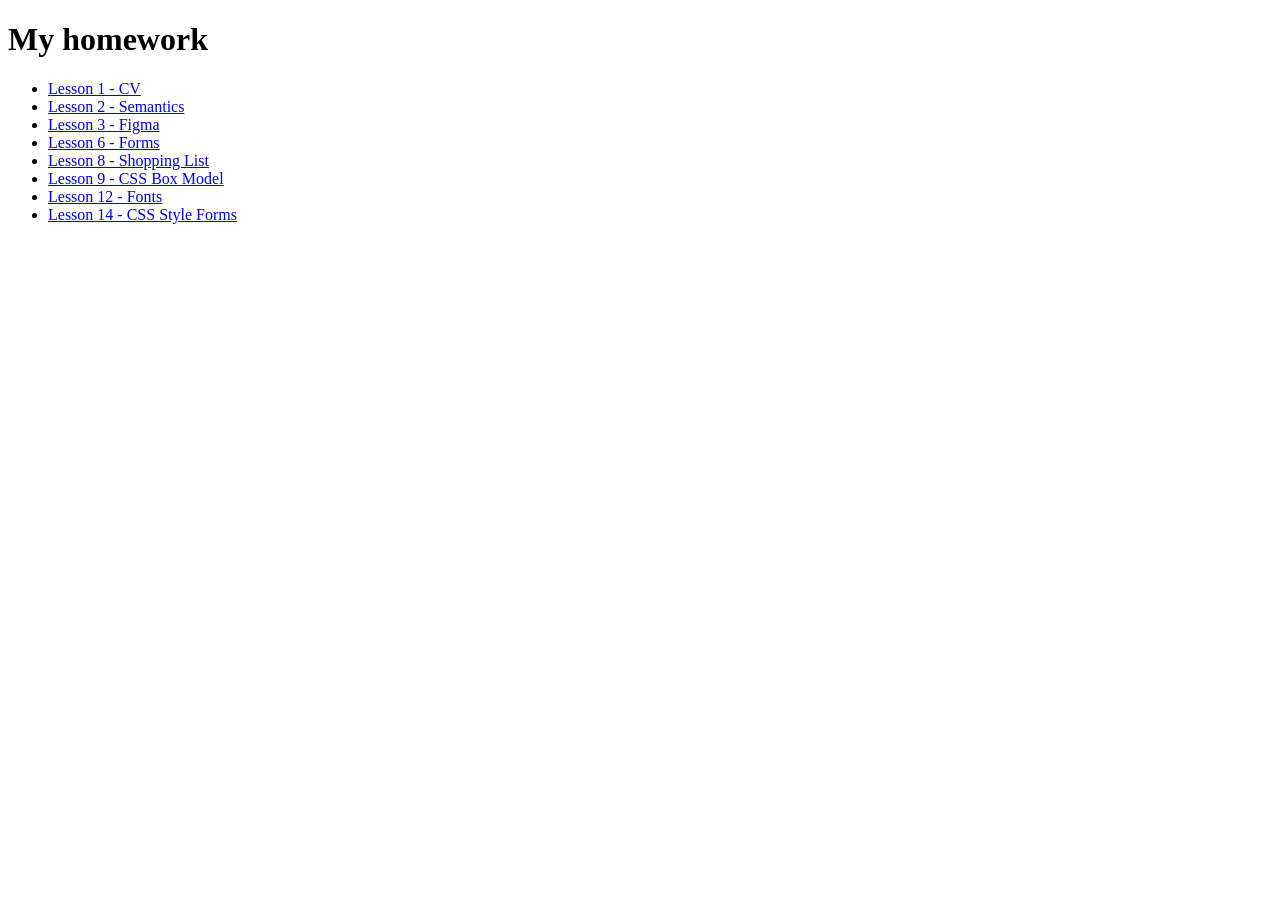
<file: index.html>
<!DOCTYPE html>
<html lang="en">

<head>
    <meta charset="UTF-8">
    <meta name="viewport" content="width=device-width, initial-scale=1.0">
    <title>My homework</title>

</head>

<body>

    <h1>My homework</h1>
    <ul>
        <li> <a href="./01-CV/index.html"> Lesson 1 - CV</a></li>
        <li> <a href="./02 Semantics/index.html"> Lesson 2 - Semantics</a> </li>
        <li> <a href="./03-Figma/"> Lesson 3 - Figma </a> </li>
        <li> <a href="./06-Forms/"> Lesson 6 - Forms </a> </li>
        <li> <a href="./08-Shopping_List/"> Lesson 8 - Shopping List </a> </li>
        <li> <a href="./09-CSS_BOX/"> Lesson 9 - CSS Box Model </a> </li>
        <li> <a href="./12-Fonts/"> Lesson 12 - Fonts </a> </li>
        <li> <a href="./14-CSS Syle Forms/"> Lesson 14 - CSS Style Forms</a>
    </ul>
</body>

</html>
</file>
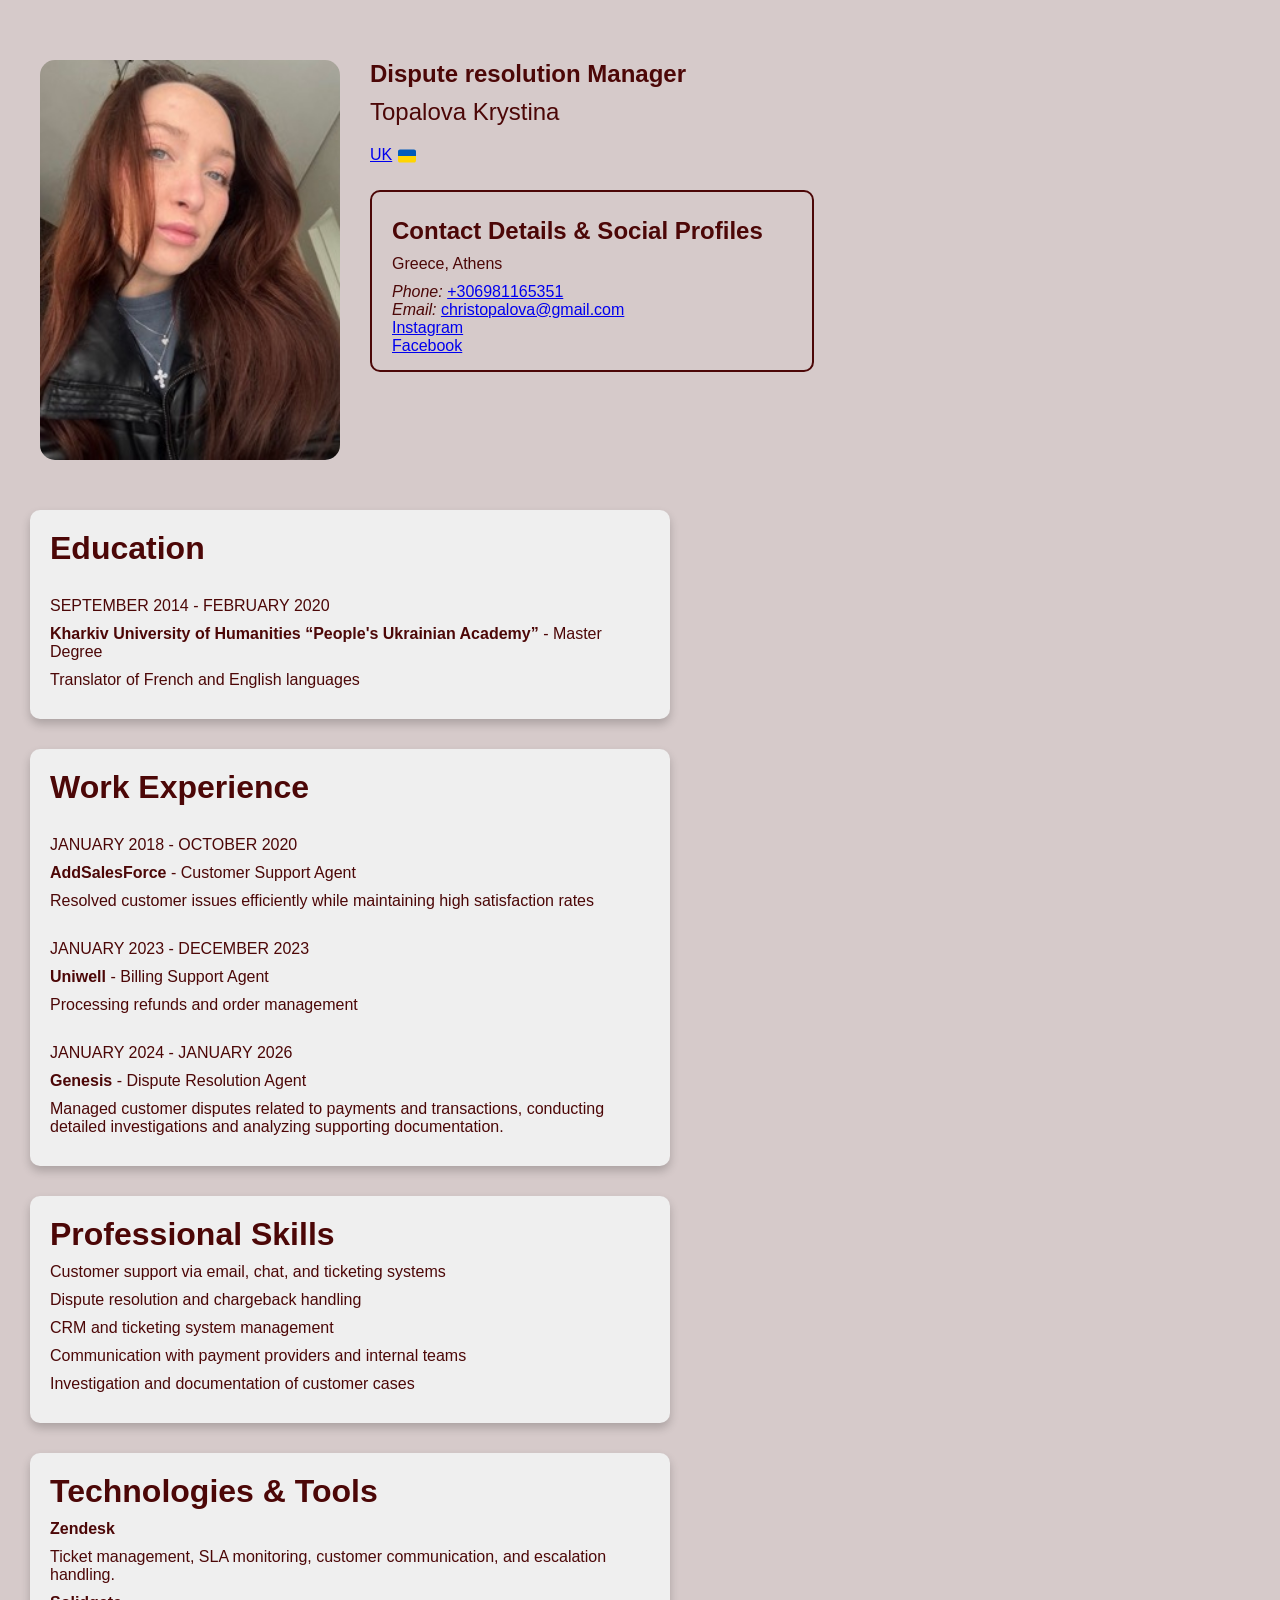
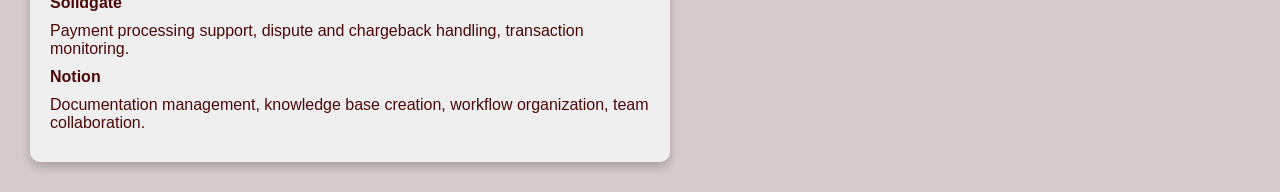
<file: 01-CV/index.html>
<!DOCTYPE html>
<html lang="en">

<head>
    <meta charset="UTF-8">
    <meta name="viewport" content="width=device-width, initial-scale=1.0">
    <title>Resume</title>
    <link rel="stylesheet" href="assets/css/styles.css">
</head>

<body>
    <section class="profile">
        <img class="profile-photo" src="./assets/images/my_photo.jpg" alt="">
        <div class="profile-info">
            <h1>Dispute resolution Manager</h1>
            <p>Topalova Krystina</p>
            <p> <a href="./uk.html">UK<img class="flag" src="./assets/images/flag.svg" alt=""></a> </p>


            <div class="contacts">
                <p><b>Contact Details & Social Profiles</b></p>
                <p>Greece, Athens </p>
                <ul>
                    <li><i>Phone: </i> <a href="tel:+306981165351">+306981165351</a>
                    <li><i>Email: </i><a href="mailto:christopalova@gmail.com">christopalova@gmail.com</a></li>
                    <li> <a href="https://www.instagram.com/x.chrsty.x?igsh=MXZmczM5eW9vOXc4MQ%3D%3D&utm_source=qr"
                            rel="noreferrer,nofollow" target="_blank">Instagram</a></li>
                    <li> <a href="https://www.facebook.com/chris.topalova" rel="noreferrer,nofollow"
                            target="_blank">Facebook</a>
                    </li>
                </ul>
            </div>
        </div>
    </section>

    <section>
        <div class="container">
            <h2>Education</h2>
            <p class="date">September 2014 - February 2020</p>
            <p>
                <strong>Kharkiv University of Humanities “People's Ukrainian Academy”</strong> - Master Degree
            <p>Translator of French and English languages</p>
        </div>

        <div class="container">
            <h2>Work Experience</h2>
            <ul>
                <li>
                    <p class="date"> January 2018 - October 2020</p>
                    <p>
                        <strong>AddSalesForce</strong> - Customer Support Agent
                    <p>Resolved customer issues efficiently while maintaining high satisfaction rates</p>
                </li>

                <li>
                    <p class="date">January 2023 - December 2023</p>
                    <p>
                        <strong>Uniwell</strong> - Billing Support Agent
                    <p>Processing refunds and order management</p>
                </li>

                <li>
                    <p class="date">January 2024 - January 2026</p>
                    <p>
                        <strong>Genesis</strong> - Dispute Resolution Agent
                    <p>Managed customer disputes related to payments and transactions, conducting
                        detailed investigations and analyzing supporting documentation.</p>
                </li>
            </ul>
        </div>

        <div class="container">
            <h2>Professional Skills</h2>
            <ul>
                <li>
                    <p>Customer support via email, chat, and ticketing systems</p>
                </li>
                <li>
                    <p>Dispute resolution and chargeback handling</p>
                </li>
                <li>
                    <p>CRM and ticketing system management</p>
                </li>
                <li>
                    <p>Communication with payment providers and internal teams</p>
                </li>
                <li>
                    <p>Investigation and documentation of customer cases</p>
                </li>
            </ul>
        </div>

        <div class="container">
            <h2>Technologies & Tools</h2>
            <ul>
                <li>
                    <p>
                        <strong>Zendesk</strong>
                    <p>Ticket management, SLA monitoring, customer communication, and
                        escalation
                        handling.</p>
                </li>
                <li>
                    <p>
                        <strong>Solidgate</strong>
                    <p>Payment processing support, dispute and chargeback handling,
                        transaction
                        monitoring.</p>
                </li>
                <li>
                    <p>
                        <strong>Notion</strong>
                    <p>Documentation management, knowledge base creation, workflow
                        organization, team
                        collaboration.</p>
                </li>
            </ul>
        </div>
    </section>


</body>

</html>
</file>
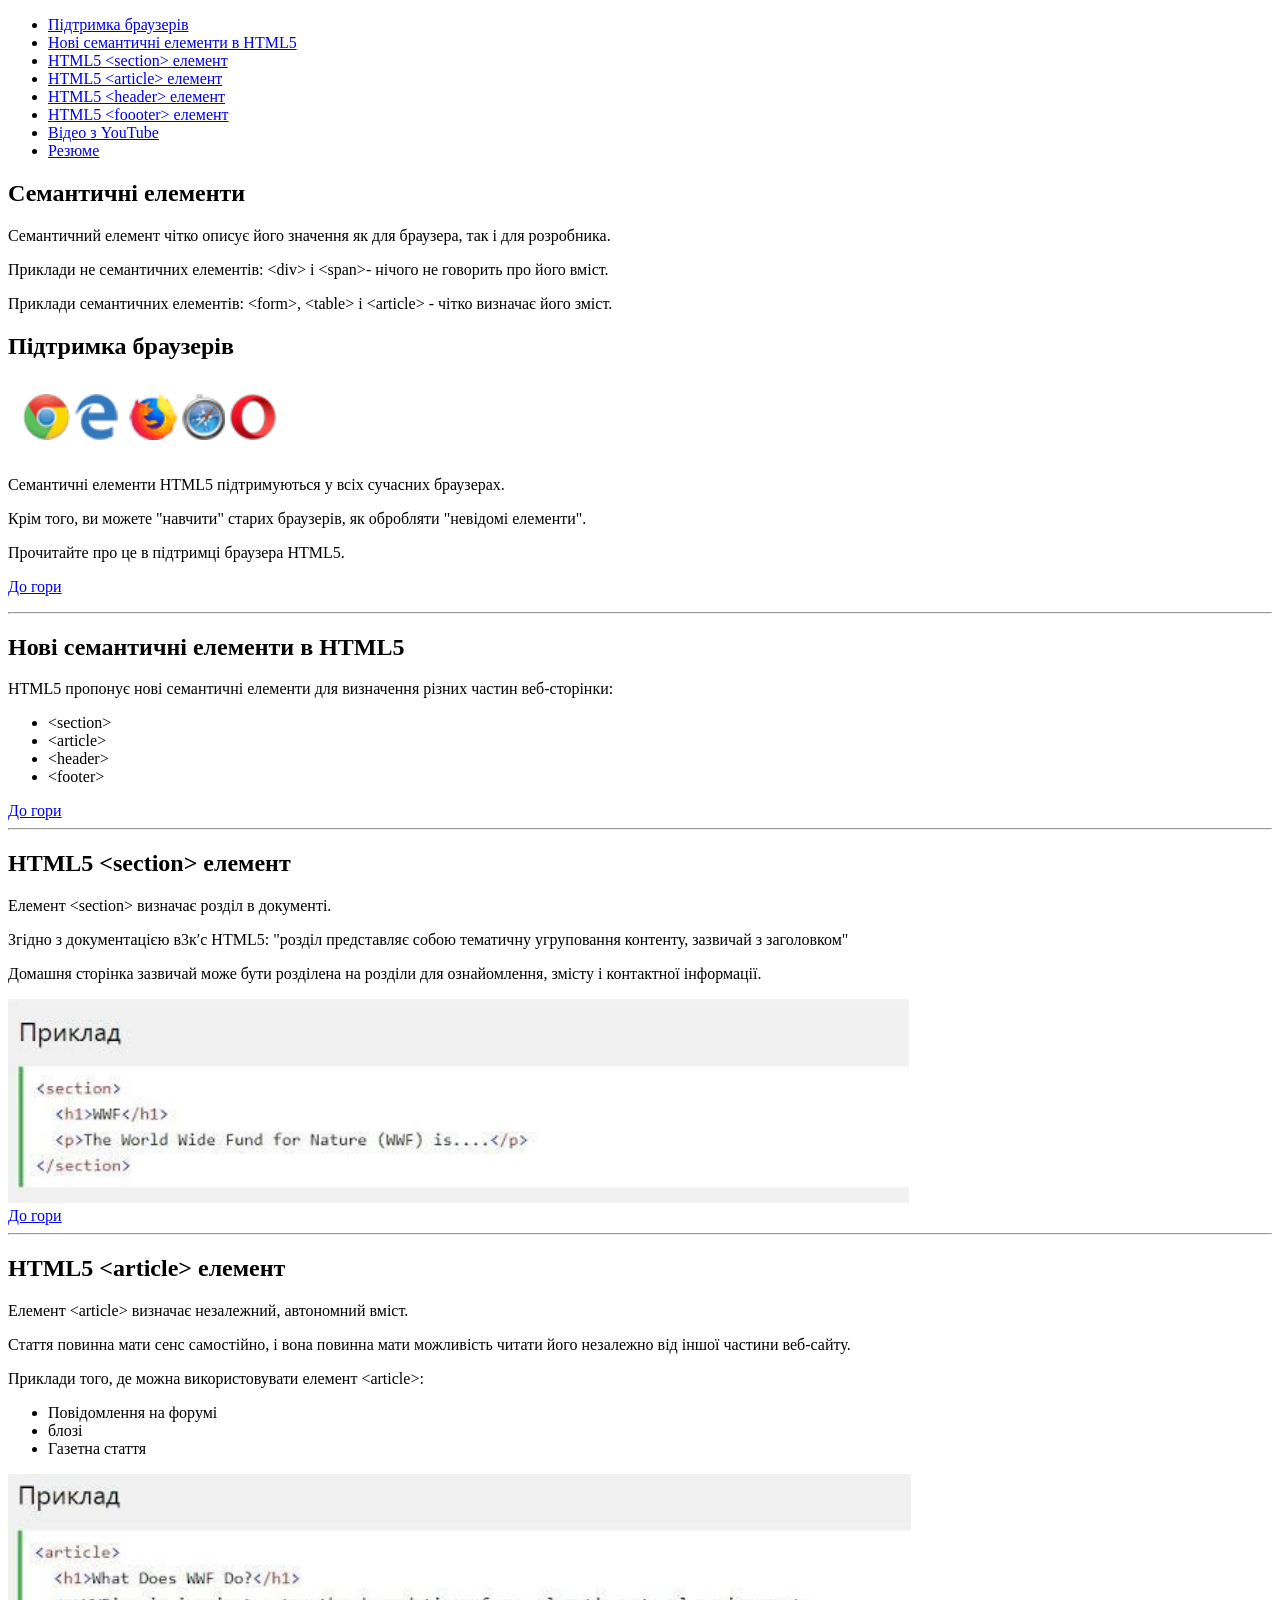
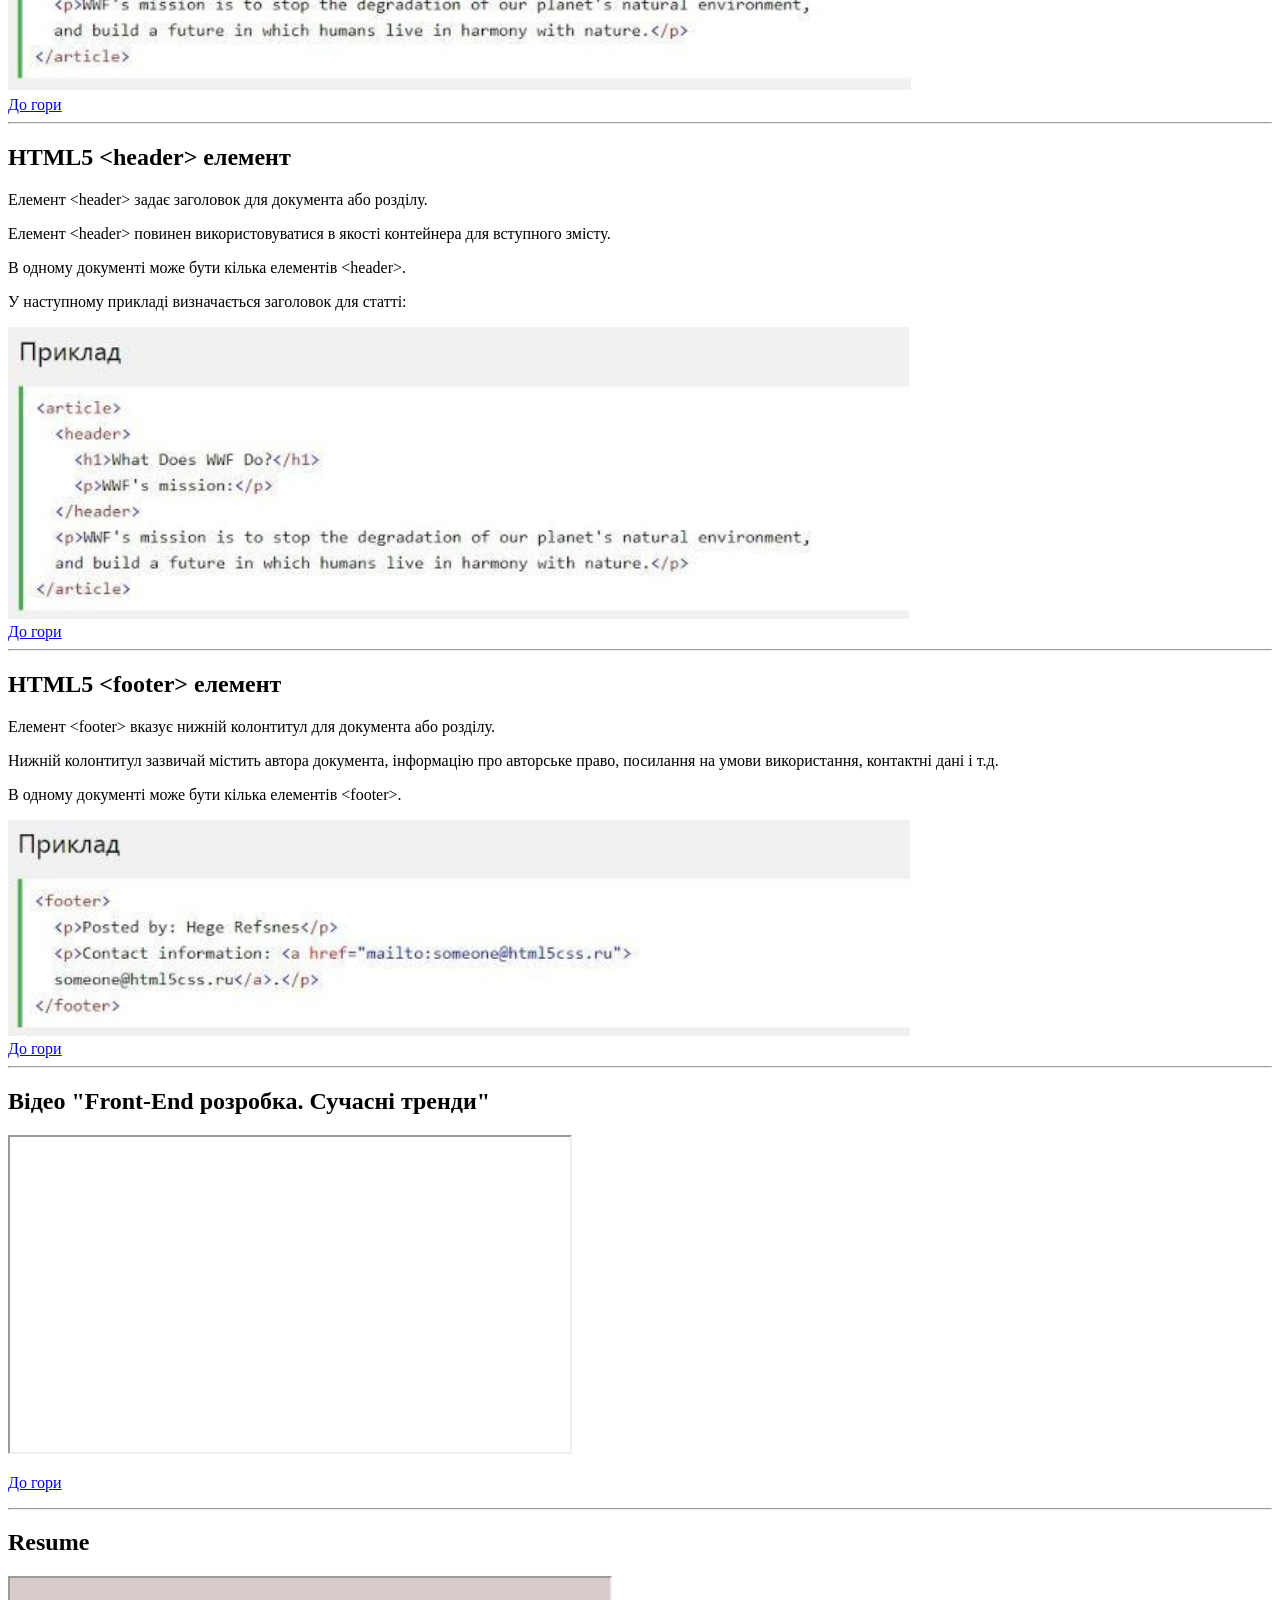
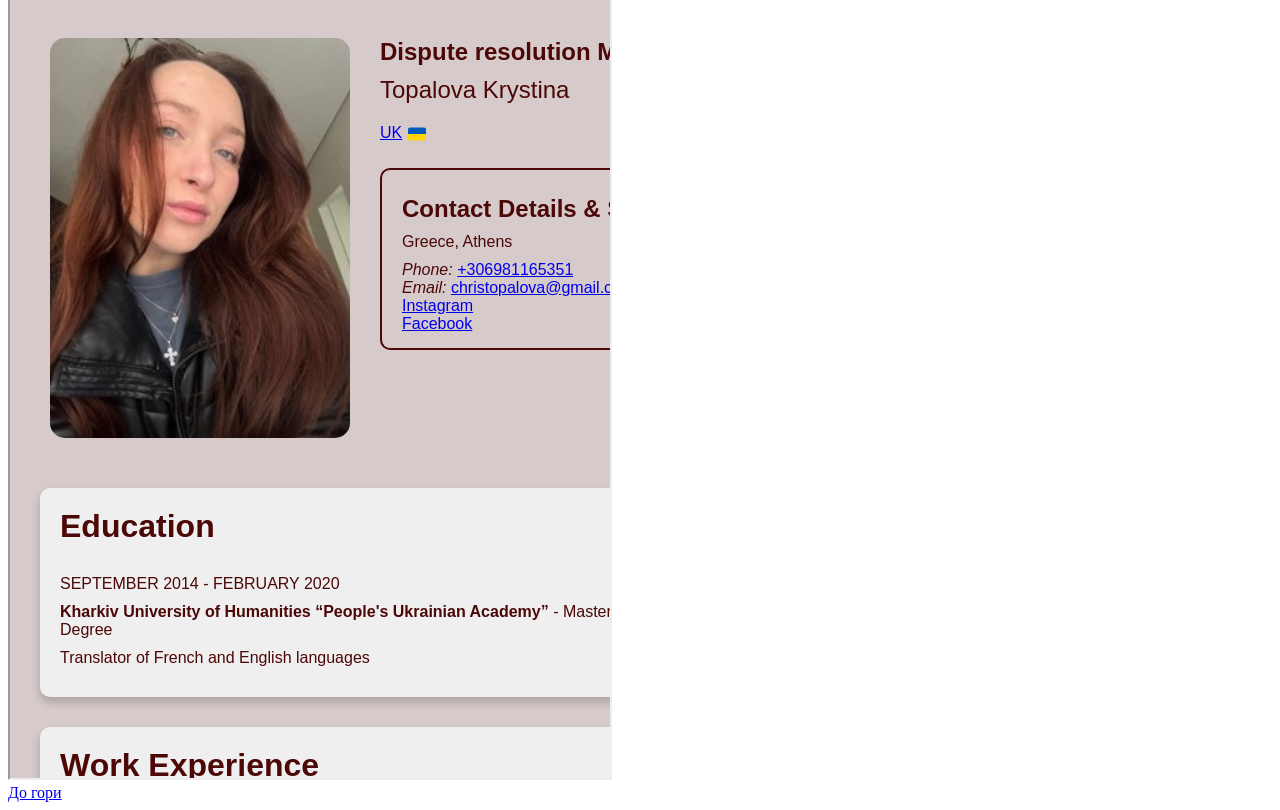
<file: 02 Semantics/index.html>
<!DOCTYPE html>
<html lang="uk">

<head>
    <meta charset="UTF-8">
    <meta name="viewport" content="width=device-width, initial-scale=1.0">
    <title>Semantics</title>
</head>

<body>
     <div class="page-wrapper">
        <header>
            
        </header>
    </div>
    <header id="header">
        <main>
            <article>
            <header>
                <nav>
        <ul>
            <li> <a href="#Підтримка;браузерів">Підтримка браузерів</a></li>
            <li> <a href="#Нові;семантичні;елементи;в;HTML5">Нові семантичні елементи в HTML5 </a></li>
            <li> <a href="#HTML5;section;елемент">HTML5 &lt;section&gt; елемент</a></li>
            <li> <a href="#HTML5;article;елемент">HTML5 &lt;article&gt; елемент</a></li>
            <li> <a href="#HTML5;header;елемент">HTML5 &lt;header&gt; елемент</a></li>
            <li> <a href="#HTML5;footer;елемент">HTML5 &lt;foooter&gt; елемент</a></li>
            <li> <a href="#Відео;Front;End;розробка.Сучасні;тренди">Відео з YouTube</a></li>
            <li> <a href="#Resume">Резюме</a></li>
        </ul>
         </nav>
    </header>

        <h1>Семантичні елементи</h1>
        <p>Семантичний елемент чітко описує його значення як для браузера, так і для розробника.</p>
        <p>Приклади не семантичних елементів: &lt;div&gt; і &lt;span&gt;- нічого не говорить про його вміст.</p>
        <p>Приклади семантичних елементів: &lt;form&gt;, &lt;table&gt; і &lt;article&gt; - чітко визначає його зміст.
        </p>
        <section>
            <h2 id="Підтримка;браузерів">Підтримка браузерів</h2>
            <img src="./assets/images/logos.png" alt="">
            <p>Семантичні елементи HTML5 підтримуються у всіх сучасних браузерах.
            <p>Крім того, ви можете "навчити" старих браузерів, як обробляти "невідомі елементи".</p>
            <p>Прочитайте про це в підтримці браузера HTML5.</p>
            <p> <a href="#header">До гори</a></p>
            <hr>
        </section>
        <section>
            <h2 id="Нові;семантичні;елементи;в;HTML5">Нові семантичні елементи в HTML5</h2>
            <p>HTML5 пропонує нові семантичні елементи для визначення різних частин веб-сторінки: </p>
            <ul>
                <li>&lt;section&gt;</li>
                <li>&lt;article&gt;</li>
                <li>&lt;header&gt;</li>
                <li>&lt;footer&gt;</li>
            </ul>

            <div> <a href="#header">До гори</a></div>
            <hr>
        </section>
        <section>
            <h2 id="HTML5;section;елемент">HTML5 &lt;section&gt; елемент</h2>
            <p>Елемент &lt;section&gt; визначає розділ в документі.</p>
            <p>Згідно з документацією в3к′с HTML5: "розділ представляє собою тематичну
                угруповання контенту, зазвичай з заголовком"</p>
            <p>Домашня сторінка зазвичай може бути розділена на розділи для
                ознайомлення, змісту і контактної інформації.</p>
            <img src="./assets/images/section_ex.png" alt="">
            <div> <a href="#header">До гори</a></div>
            <hr>
        </section>
        <section>
            <h2 id="HTML5;article;елемент">HTML5 &lt;article&gt; елемент</h2>
            <p>Елемент &lt;article&gt; визначає незалежний, автономний вміст.</p>
            <p>Стаття повинна мати сенс самостійно, і вона повинна мати можливість
                читати його незалежно від іншої частини веб-сайту.</p>
            <p>Приклади того, де можна використовувати елемент &lt;article&gt;:</p>
            <ul>
                <li>Повідомлення на форумі</li>
                <li>блозі</li>
                <li>Газетна стаття</li>
            </ul>
            <img src="./assets/images/article_ex.png" alt="">
            <div> <a href="#header">До гори</a> </div>
            <hr>
        </section>
        <section>
            <h2 id="HTML5;header;елемент">HTML5 &lt;header&gt; елемент</h2>
            <p>Елемент &lt;header&gt; задає заголовок для документа або розділу.</p>
            <p>Елемент &lt;header&gt; повинен використовуватися в якості контейнера для
                вступного змісту.</p>
            <p>В одному документі може бути кілька елементів &lt;header&gt;.</p>
            <p>У наступному прикладі визначається заголовок для статті:</p>
            <img src="./assets/images/header_ex.png" alt="">
            <div> <a href="#header">До гори</a> </div>
            <hr>
        </section>
        <section>
            <h2 id="HTML5;footer;елемент">HTML5 &lt;footer&gt; елемент</h2>
            <p>Елемент &lt;footer&gt; вказує нижній колонтитул для документа або розділу.</p>
            <p>Нижній колонтитул зазвичай містить автора документа, інформацію про
                авторське право, посилання на умови використання, контактні дані і т.д.</p>
            <p>В одному документі може бути кілька елементів &lt;footer&gt;.</p>
            <img src="./assets/images/footer_ex.png" alt="">
            <div> <a href="#header">До гори</a> </div>
            <hr>
        </section>
        <section>
            <h2 id="Відео;Front;End;розробка.Сучасні;тренди">Відео "Front-End розробка. Сучасні тренди"</h2>
            <iframe src="https://www.youtube.com/embed/dEBVe8Ij7JU?si=TNIjAoZBMTNSGYIG" width="560" height="315"
                title="YouTube video player"
                allow="accelerometer; autoplay; clipboard-write; encrypted-media; gyroscope; picture-in-picture; web-share"
                referrerpolicy="strict-origin-when-cross-origin" allowfullscreen></iframe>
            <p> <a href="#header">До гори</a></p>
            <hr>
        </section>
        <section>
            <h2 id="Resume">Resume</h2>
            <iframe src="./../01-CV/index.html" width="600" height="800"></iframe>
            <div> <a href="#header">До гори</a><div>
        </section>
    </main>
</article>
</body>

</html>
</file>
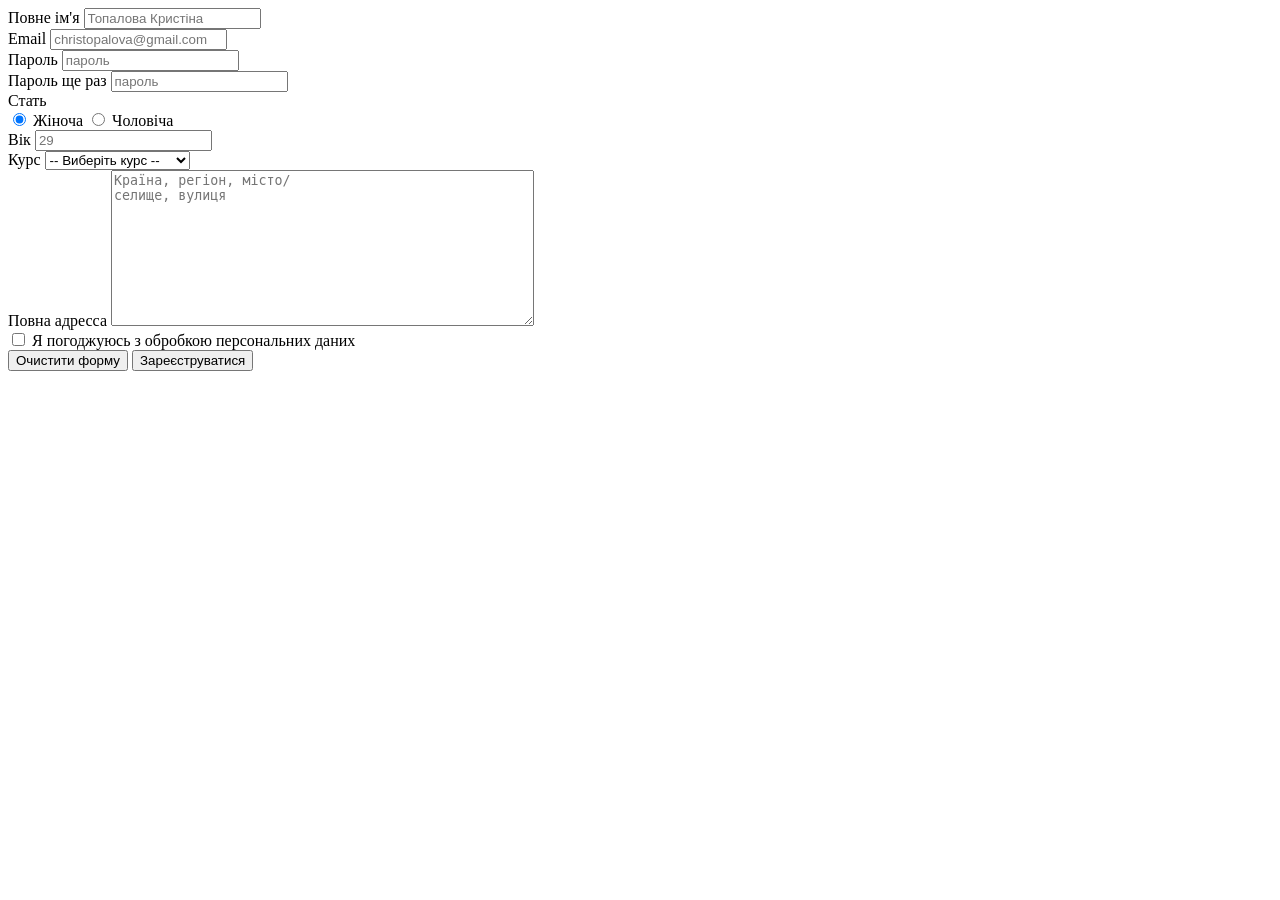
<file: 06-Forms/index.html>
<!DOCTYPE html>
<html lang="en">

<head>
    <meta charset="UTF-8">
    <meta name="viewport" content="width=device-width, initial-scale=1.0">
    <title>Forms</title>
</head>

<body>
    <form action="#" enctype="multipart/form-data" method="post" id="my_form"
        onsubmit="alert(decodeURI(new URLSearchParams(Array.from(new FormData(document.getElementById('my_form')))).toString()));return false;">
        <label for="full_name"> Повне ім'я </label>
        <input type="text" minlength="2" name="full_name" id="full_name" placeholder="Топалова Кристіна">
        <br>
        <label for="email"> Email </label>
        <input type="email" id="email" name="email" placeholder="christopalova@gmail.com" autocomplete="on">
        <br>
        <label for="pass"> Пароль </label>
        <input type="password" id="pass" name="pass" placeholder="пароль" maxlength="15" minlength="8"
            autocomplete="on">
        <br>
        <label for="confirm_password"> Пароль ще раз </label>
        <input type="password" id="confirm_password" name="confirm_password" required maxlength="15"
            placeholder="пароль">
        <br>
        <span> Стать </span>
        <br>
        <label> <input type="radio" name="gender" value="Жіноча" checked> Жіноча </label>
        <label> <input type="radio" name="gender" value="Чоловіча"> Чоловіча </label>
        <br>
        <label for="age"> Вік </label>
        <input type="number" id="age" name="age" placeholder="29" min="16">
        <br>
        <label for="course"> Курс </label>
        <select id="course" name="course" required>
            <option value="" disabled selected hidden>-- Виберіть курс --</option>
            <option value="front_end"> Front-End </option>
            <option value="back_end"> Back-End </option>
            <option value="project_management"> Project Management </option>
            <option value="qu_manual"> QA Manual</option>
        </select>
        <br>
        <label for="full_address"> Повна адресса </label>
        <textarea name="full_address" id="full_address" rows="10" cols="50" maxlength="200" placeholder="Країна, регіон, місто/
селище, вулиця" autocomplete="on"></textarea>
        <br>
        <input type="checkbox" id="agree_form" name="agree_form" value="agree" required>
        <label for="agree_form"> Я погоджуюсь з обробкою персональних даних </label>
        <br>
        <button type="reset"> Очистити форму </button> <button type="submit"> Зареєструватися </button>
    </form>

</body>

</html>
</file>
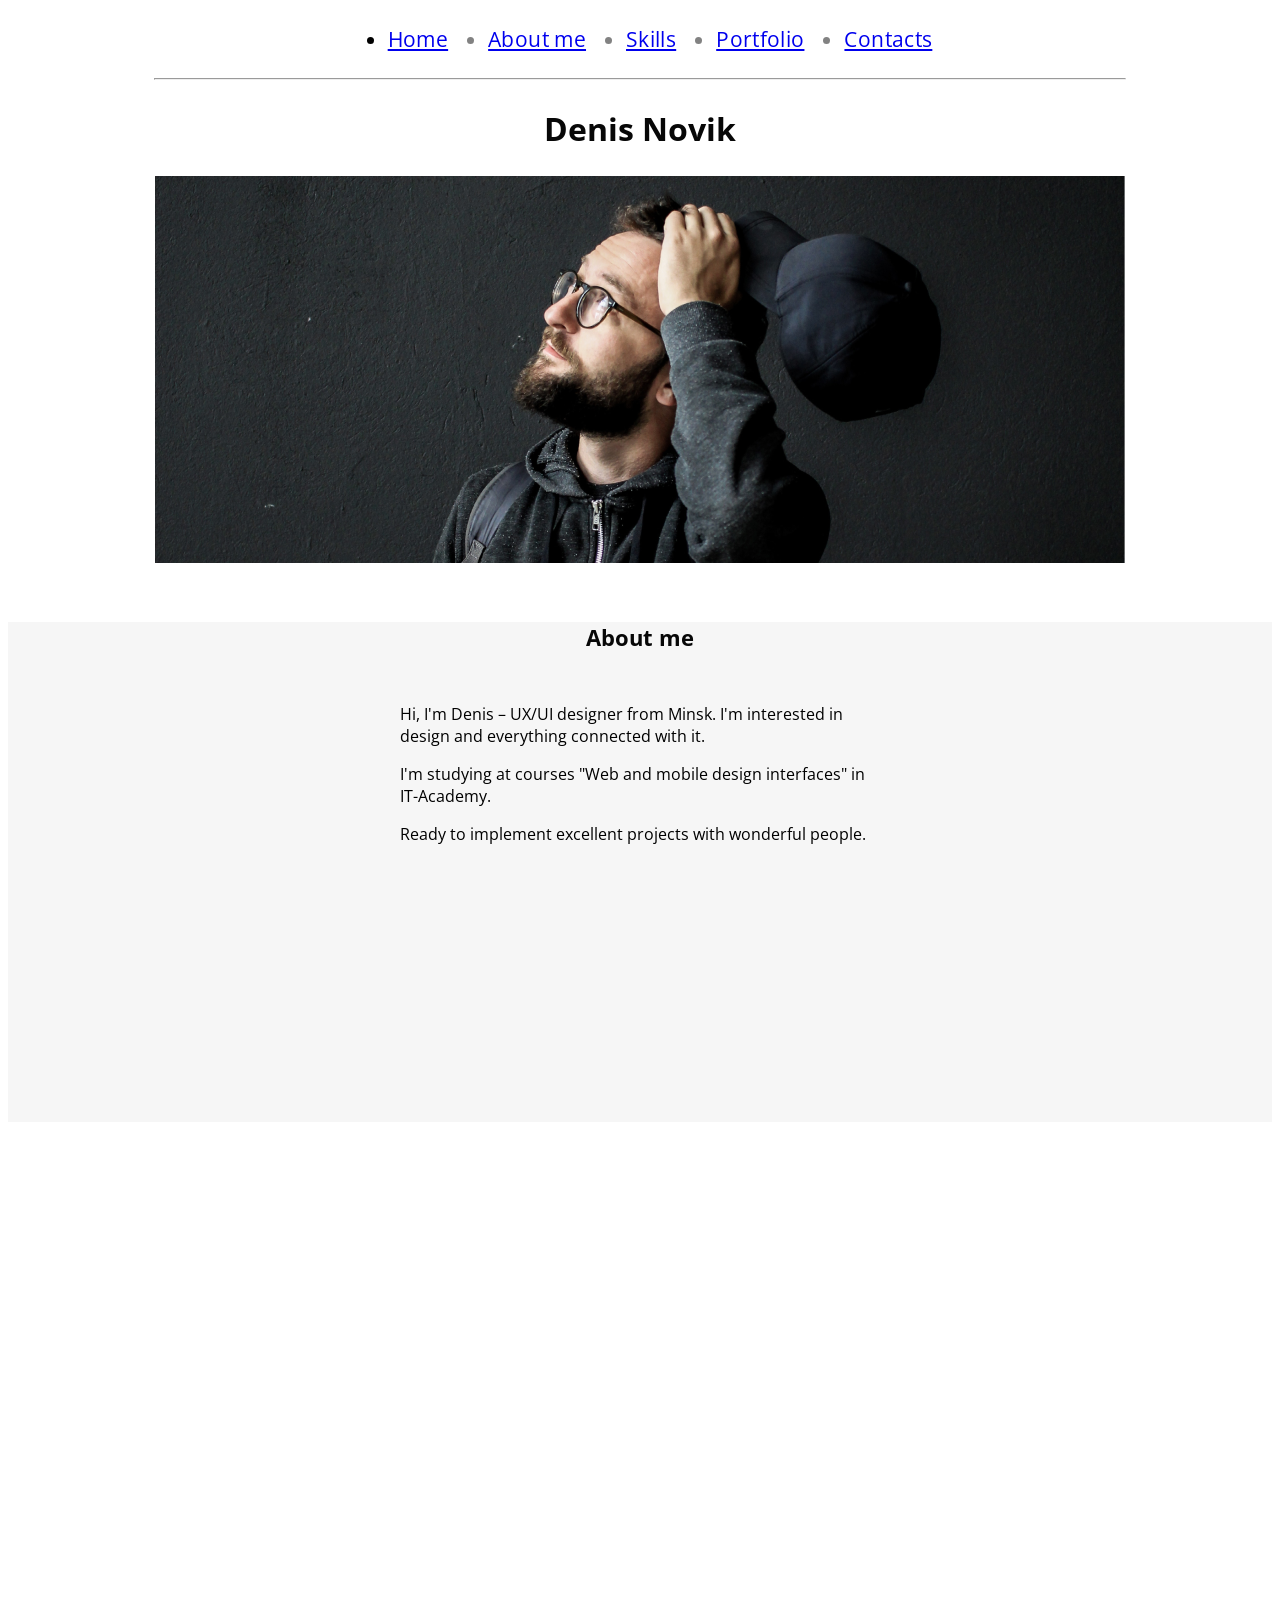
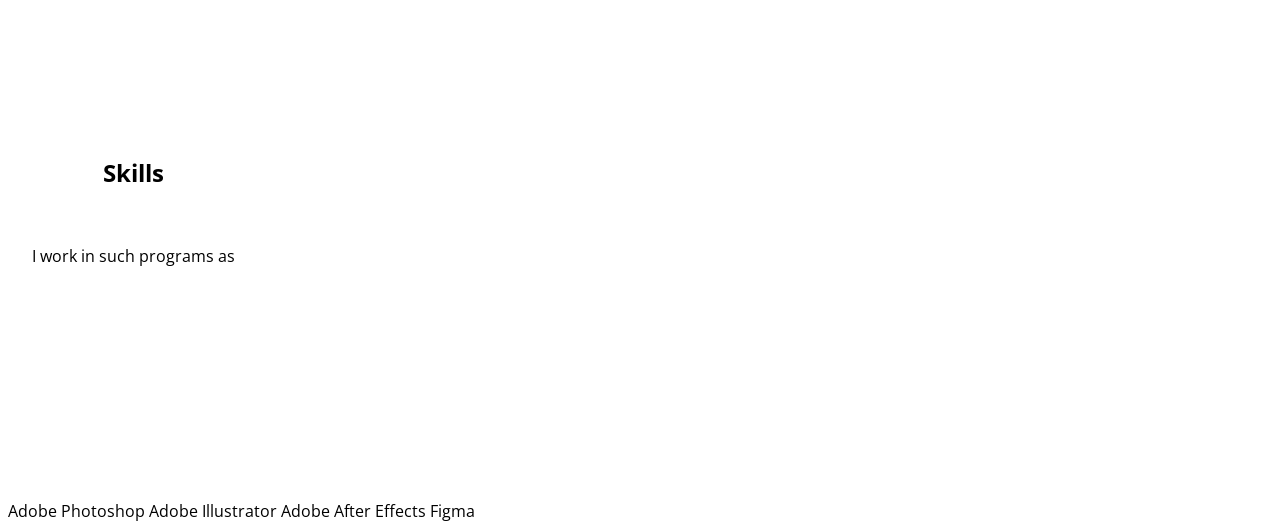
<file: 07 - CSS (Novik)/index.html>
<!DOCTYPE html>
<html lang="en">

<head>
    <meta charset="UTF-8">
    <meta name="viewport" content="width=device-width, initial-scale=1.0">
    <title>CSS</title>
    <link rel="stylesheet" href="assets/css/styles.css">
    <link href="https://fonts.googleapis.com/css2?family=Open+Sans:wght@400;700&display=swap" rel="stylesheet">
</head>

<body>
    <header class="header">
        <ul>
            <li class="active"> <a href="#"> Home </a> </li>
            <li> <a href="#"> About me </a> </li>
            <li> <a href="#"> Skills </a> </li>
            <li> <a href="#"> Portfolio </a> </li>
            <li> <a href="#"> Contacts </a> </li>
        </ul>

        <hr>
    </header>
    <section>
        <div class="container">
            <h1> Denis Novik </h1>

            <img src="./assets/images/herp_screen.png" alt="">

        </div>

    </section>
    <section class="about">
        <div class="container_about"> </div>
        <h2> About me </h2>
        <div class="content">
            <p> Hi, I'm Denis – UX/UI designer from Minsk.
                I'm interested in design and everything connected with it.</p>
            <p>I'm studying at courses "Web and mobile design
                interfaces" in IT-Academy.</p>
            <p>Ready to implement excellent projects
                with wonderful people.</p>
        </div>
    </section>


    <section>
        <div class="skills"> </div>
        <hgroup>
            <h2> Skills </h2>
            <p> I work in such programs as </p>
        </hgroup>
        <div class="cards"> </div>
        <span> Adobe Photoshop </span>
        <span> Adobe Illustrator </span>
        <span> Adobe After Effects </span>
        <span> Figma </span>
    </section>

</body>

</html>
</file>
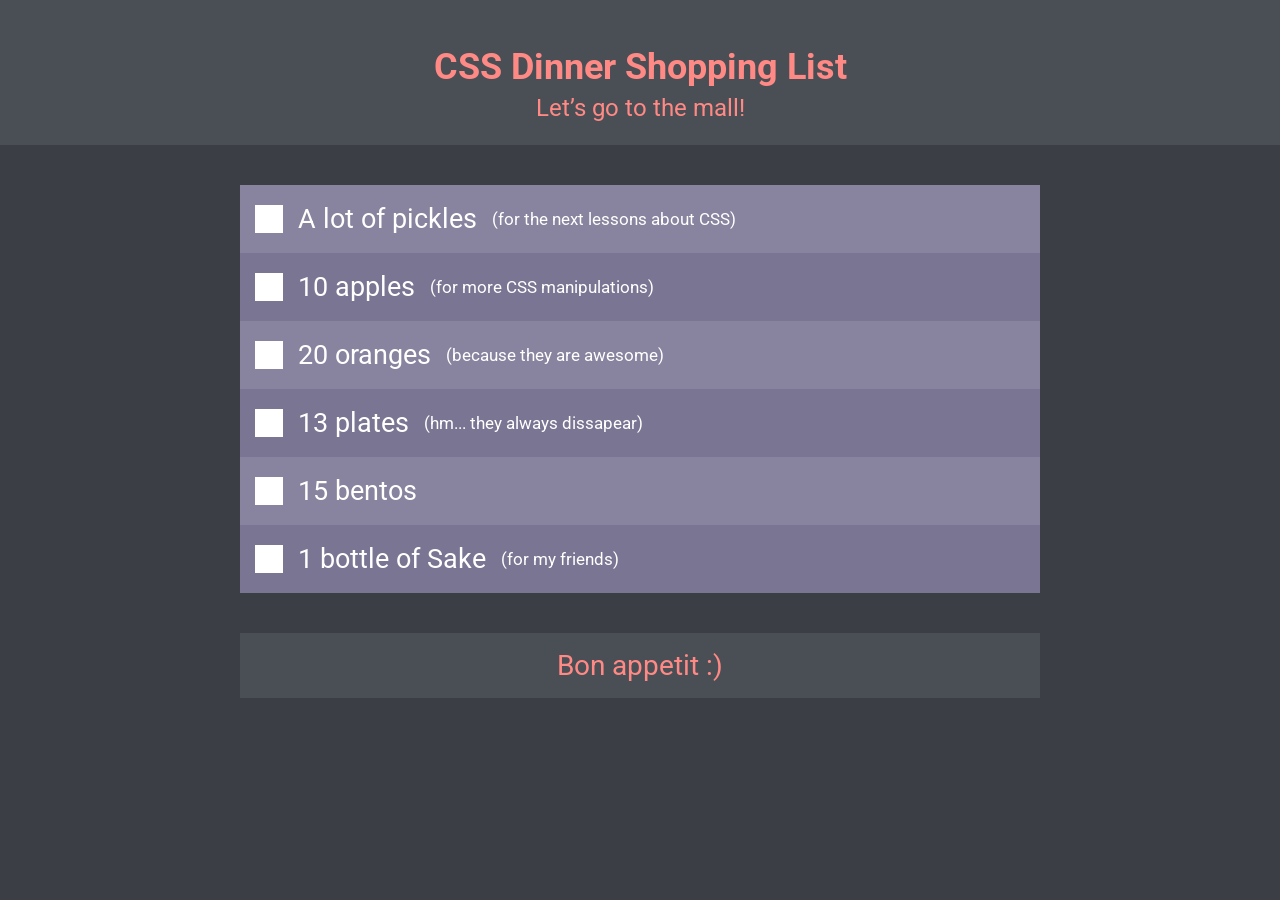
<file: 08-Shopping_List/index.html>
<!DOCTYPE html>
<html lang="en">

<head>
    <meta charset="UTF-8">
    <meta name="viewport" content="width=device-width, initial-scale=1.0">
    <title>Shopping List</title>
    <link rel="stylesheet" href="assets/css/styles.css">
    <link href="https://fonts.googleapis.com/css2?family=Roboto:wght@100;300;400;500;700;900&display=swap"
        rel="stylesheet">
</head>

<body>
    <header class="container-header">
        <h1>CSS Dinner Shopping List</h1>
        <p>Let’s go to the mall!</p>
    </header>

    <div class="container">
        <ul>

            <li>
                <label> <input type="checkbox"> A lot of pickles <span>(for the next lessons about CSS)</span>
                </label>
            </li>
            <li>
                <label>
                    <input type="checkbox">10 apples <span>(for more CSS manipulations)</span>
                </label>
            </li>
            <li>
                <label>
                    <input type="checkbox">20 oranges <span>(because they are awesome)</span>
                </label>
            </li>
            <li>
                <label>
                    <input type="checkbox">13 plates <span>(hm... they always dissapear)</span>
                </label>
            </li>
            <li>
                <label>
                    <input type="checkbox">15 bentos
                </label>
            </li>
            <li>
                <label>
                    <input type="checkbox">1 bottle of Sake <span>(for my friends)</span>
                </label>
            </li>

        </ul>
    </div>

    <footer class="footer">
        <p>Bon appetit :)</p>
    </footer>

</body>

</html>
</file>
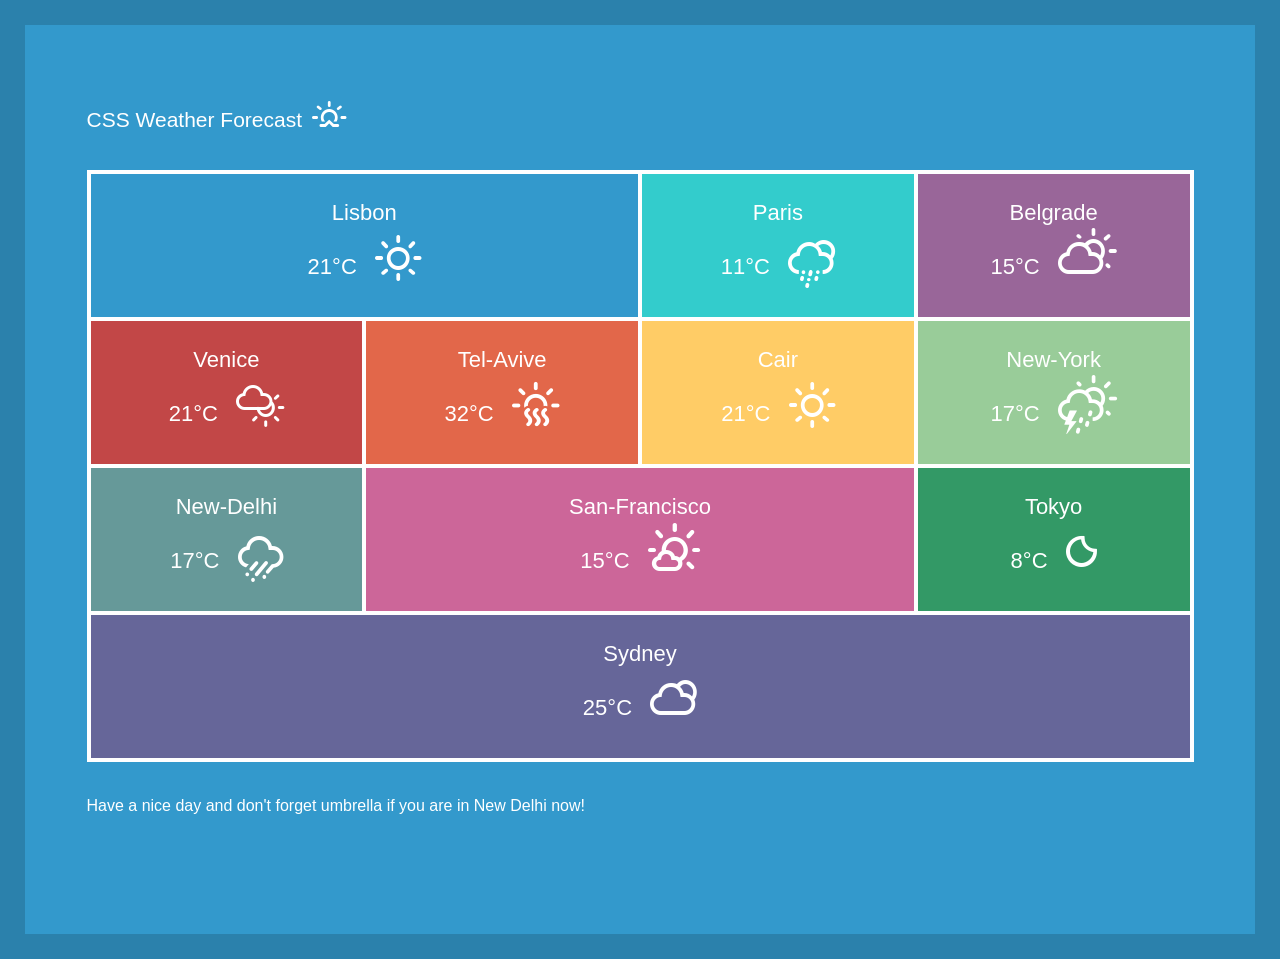
<file: 09-CSS_BOX/index.html>
<!DOCTYPE html>
<html lang="en">

<head>
    <meta charset="UTF-8">
    <meta name="viewport" content="width=device-width, initial-scale=1.0">
    <title>CSS BOX</title>
    <link rel="stylesheet" href="./assets/css/styles.css">
    <link rel="stylesheet" href="./assets/css/weather-icons.min.css">
</head>

<body>
    <main>
        <div class="container">
            <h1> CSS Weather Forecast <i class="wi wi-sunrise"></i> </h1>

            <ul class="cities">
                <li class="box-light-blue">
                    <span class="city_name"> Lisbon </span> <br>
                    <span class="temp"> 21°C </span>
                    <i class="wi wi-day-sunny"></i>
                </li>
                <li class="box-turquoise">
                    <span class="city_name"> Paris </span> <br>
                    <span class="temp"> 11°C </span>
                    <i class="wi wi-night-sleet"></i>
                </li>
                <li class="box-purple">
                    <span> Belgrade </span> <br>
                    <span class="temp"> 15°C </span>
                    <i class="wi wi-day-cloudy"></i>
                </li>
                <li class="box-red">
                    <span class="city_name"> Venice </span> <br>
                    <span class="temp"> 21°C </span>
                    <i class="wi wi-day-cloudy-high"></i>
                </li>
                <li class="box-orange">
                    <span class="city_name"> Tel-Avive </span> <br>
                    <span class="temp"> 32°C </span>
                    <i class="wi wi-hot"></i>
                </li>
                <li class="box-yellow">
                    <span class="city_name"> Cair </span> <br>
                    <span class="temp"> 21°C </span>
                    <i class="wi wi-day-sunny"></i>
                </li>
                <li class="box-light-green">
                    <span class="city_name"> New-York </span> <br>
                    <span class="temp"> 17°C </span>
                    <i class="wi wi-day-storm-showers"></i>
                </li>
                <li class="box-grey-green">
                    <span class="city_name"> New-Delhi </span> <br>
                    <span class="temp"> 17°C </span>
                    <i class="wi wi-rain-wind"></i>
                </li>
                <li class="box-pink">
                    <span class="city_name"> San-Francisco </span> <br>
                    <span class="temp"> 15°C </span>
                    <i class="wi wi-day-sunny-overcast"></i>
                </li>
                <li class="box-green">
                    <span class="city_name"> Tokyo </span> <br>
                    <span class="temp"> 8°C </span>
                    <i class="wi wi-night-clear"></i>
                </li>
                <li class="box-dark-purple">
                    <span class="city_name"> Sydney </span> <br>
                    <span class="temp"> 25°C </span>
                    <i class="wi wi-night-cloudy"></i>
                </li>

            </ul>
            <p> Have a nice day and don't forget umbrella if you are in New Delhi now! </p>
        </div>
    </main>

</body>

</html>
</file>
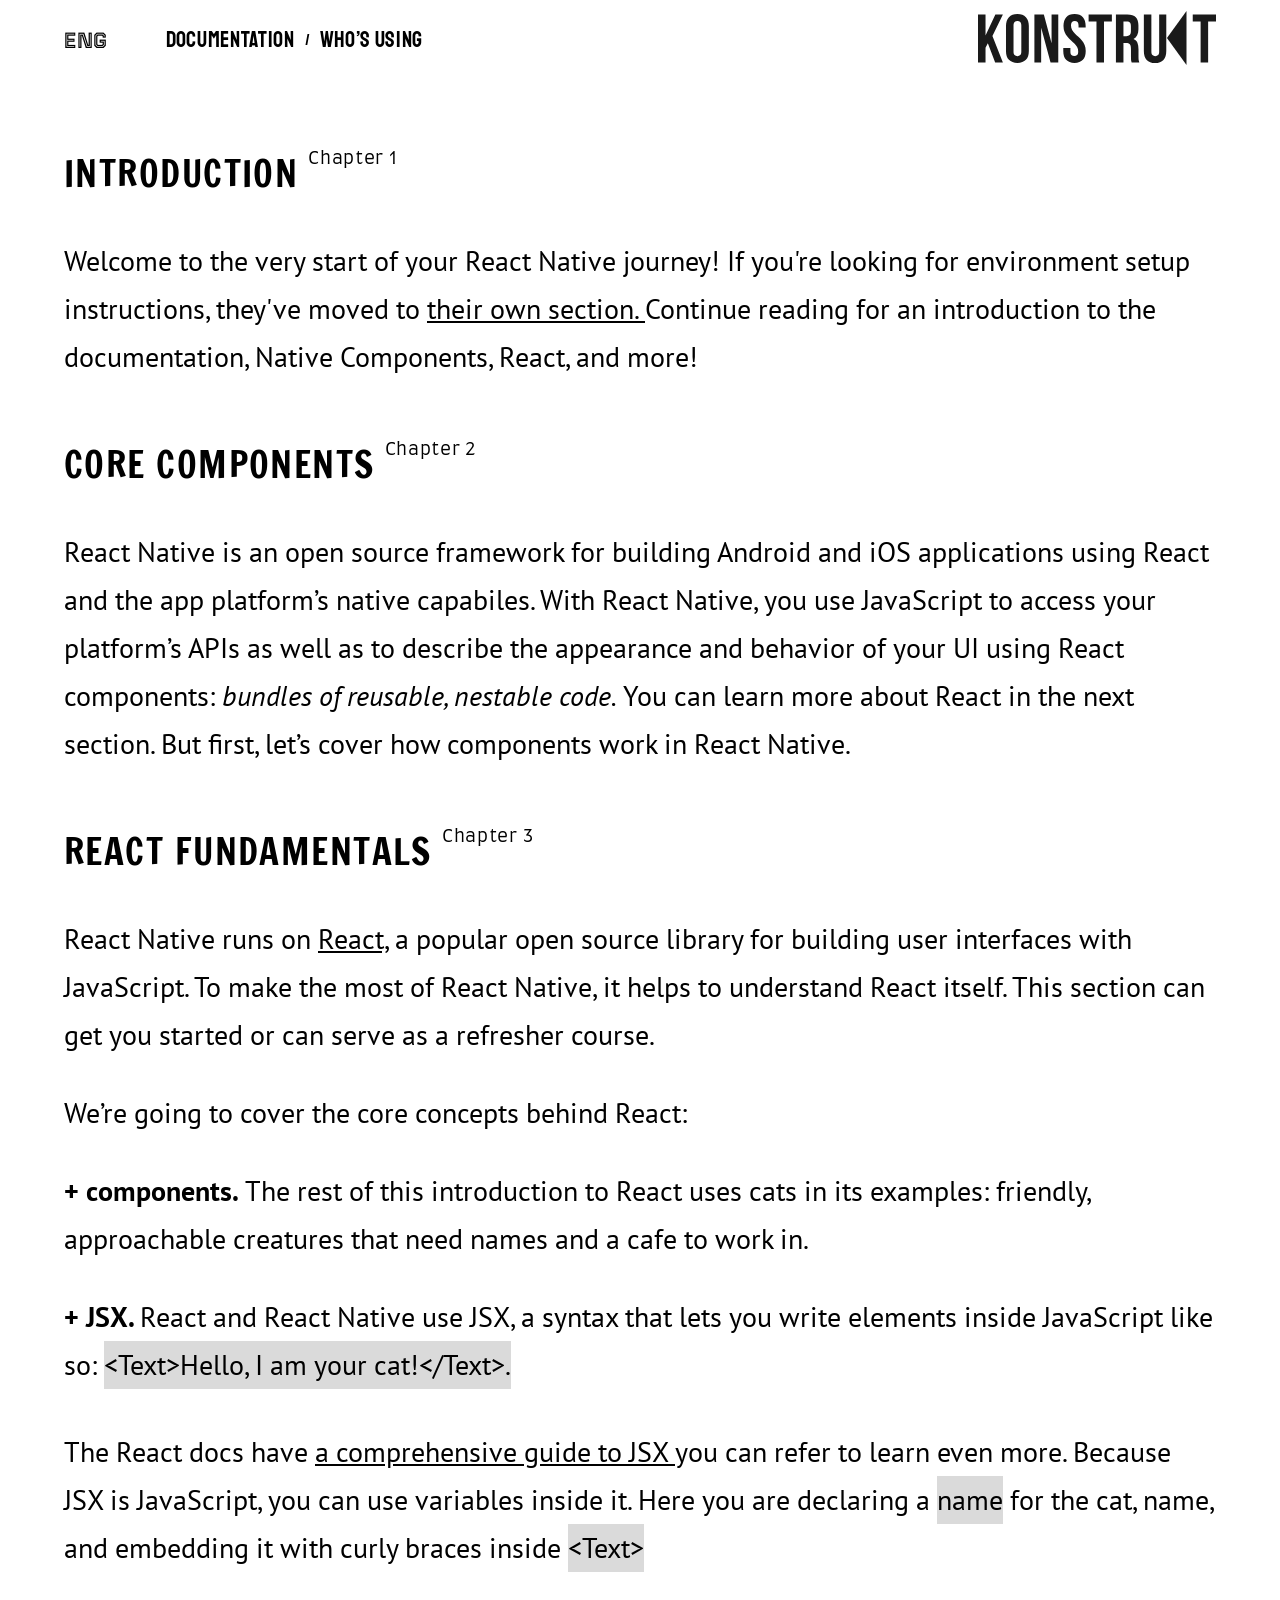
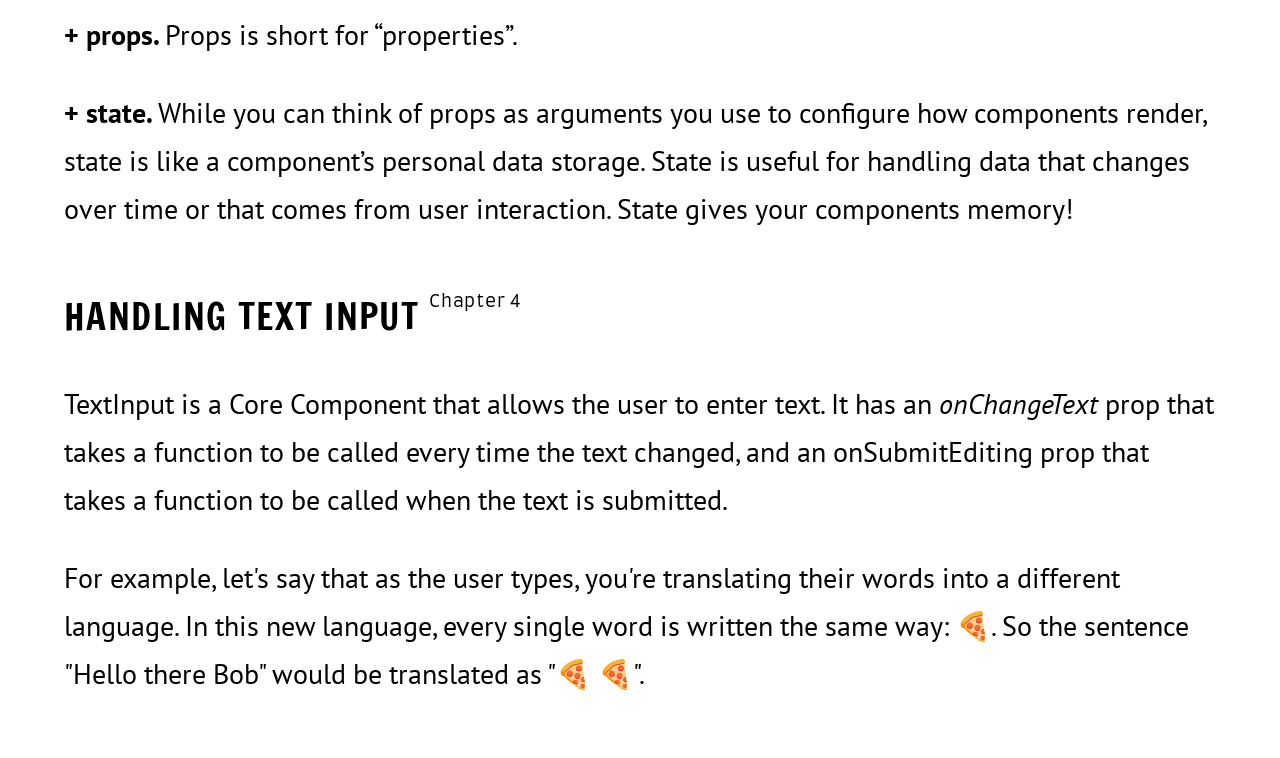
<file: 12-Fonts/index.html>
<!DOCTYPE html>
<html lang="en">

<head>
    <meta charset="UTF-8">
    <meta name="viewport" content="width=device-width, initial-scale=1.0">
    <title>Fonts</title>
    <link rel="stylesheet" href="./assets/css/styles.css">
    <link rel="stylesheet" href="./assets/css/fonts.css">
</head>

<body>
    <header>
        <div class="container header">
            <div class="header__left">
                <a href="#" class="header__lang">ENG</a>
                <nav class="header__nav">
                    <a href="#">Documentation</a>
                    <span class="divider">/</span>
                    <a href="#"> Who’s Using</a>
                </nav>
            </div>
            <div class="header__right">
                <img src="./assets/images/company-logo-black.svg" alt="logo">
            </div>
        </div>
    </header>
    <main>
        <div class="container">

            <section>
                <div class="title">
                    <h2> Introduction </h2>
                    <span class="chapter"> Chapter 1</span>
                </div>
                <p> Welcome to the very start of your React Native journey! If you're looking for environment setup
                    instructions, they've moved to <span class="underline"> their own section. </span> Continue reading
                    for an introduction to the
                    documentation, Native Components, React, and more! </p>

            </section>
            <section>
                <div class="title">
                    <h2> Core components </h2>
                    <span class="chapter">Chapter 2</span>
                </div>
                <p> React Native is an open source framework for building Android and iOS applications using React and
                    the app platform’s native capabiles. With React Native, you use JavaScript to access your platform’s
                    APIs as well as to describe the appearance and behavior of your UI using React components: <span
                        class="italic"> bundles
                        of reusable, nestable code.</span> You can learn more about React in the next section. But
                    first, let’s
                    cover how components work in React Native. </p>
            </section>
            <section>
                <div class="title">
                    <h2> React fundamentals </h2>
                    <span class="chapter">Chapter 3</span>
                </div>
                <p>React Native runs on <span class="underline  "> React,</span> a popular open source library for
                    building user interfaces with JavaScript. To make the most of React Native, it helps to understand
                    React itself. This section can get you started or can serve as a refresher course.</p>
                <p> We’re going to cover the core concepts behind React:</p>
                <p> <span class="bold"> + components.</span> The rest of this introduction to React uses cats in its
                    examples: friendly,
                    approachable creatures that need names and a cafe to work in. </p>
                <p> <span class="bold"> + JSX. </span> React and React Native use JSX, a syntax that lets you write
                    elements inside JavaScript like
                    so: <span class="bg-grey text"> &lt;Text&gt;Hello, I am your cat!&lt;/Text&gt;.</span> </p>
                <p> The React docs have <span class="underline"> a comprehensive guide to JSX </span> you can refer to
                    learn even more. Because JSX is
                    JavaScript, you can use variables inside it. Here you are declaring a <span class="bg-grey"> name
                    </span> for the cat, name, and
                    embedding it with curly braces inside <span class="bg-grey text"> &lt;Text&gt; </span></p>
                <p> <span class="bold"> + props. </span> Props is short for “properties”. </p>
                <p> <span class="bold"> + state. </span> While you can think of props as arguments you use to configure
                    how components render, state
                    is like a component’s personal data storage. State is useful for handling data that changes over
                    time or that comes from user interaction. State gives your components memory!</p>
            </section>
            <section>
                <div class="title">
                    <h2> Handling text input </h2>
                    <span class="chapter">Chapter 4</span>
                </div>
                <p> TextInput is a Core Component that allows the user to enter text. It has an <span class="italic">
                        onChangeText </span> prop that
                    takes a function to be called every time the text changed, and an onSubmitEditing prop that takes a
                    function to be called when the text is submitted. </p>
                <p> For example, let's say that as the user types, you're translating their words into a different
                    language. In this new language, every single word is written the same way: 🍕. So the sentence
                    "Hello there Bob" would be translated as "🍕 🍕".</p>
            </section>
        </div>
    </main>
</body>

</html>
</file>
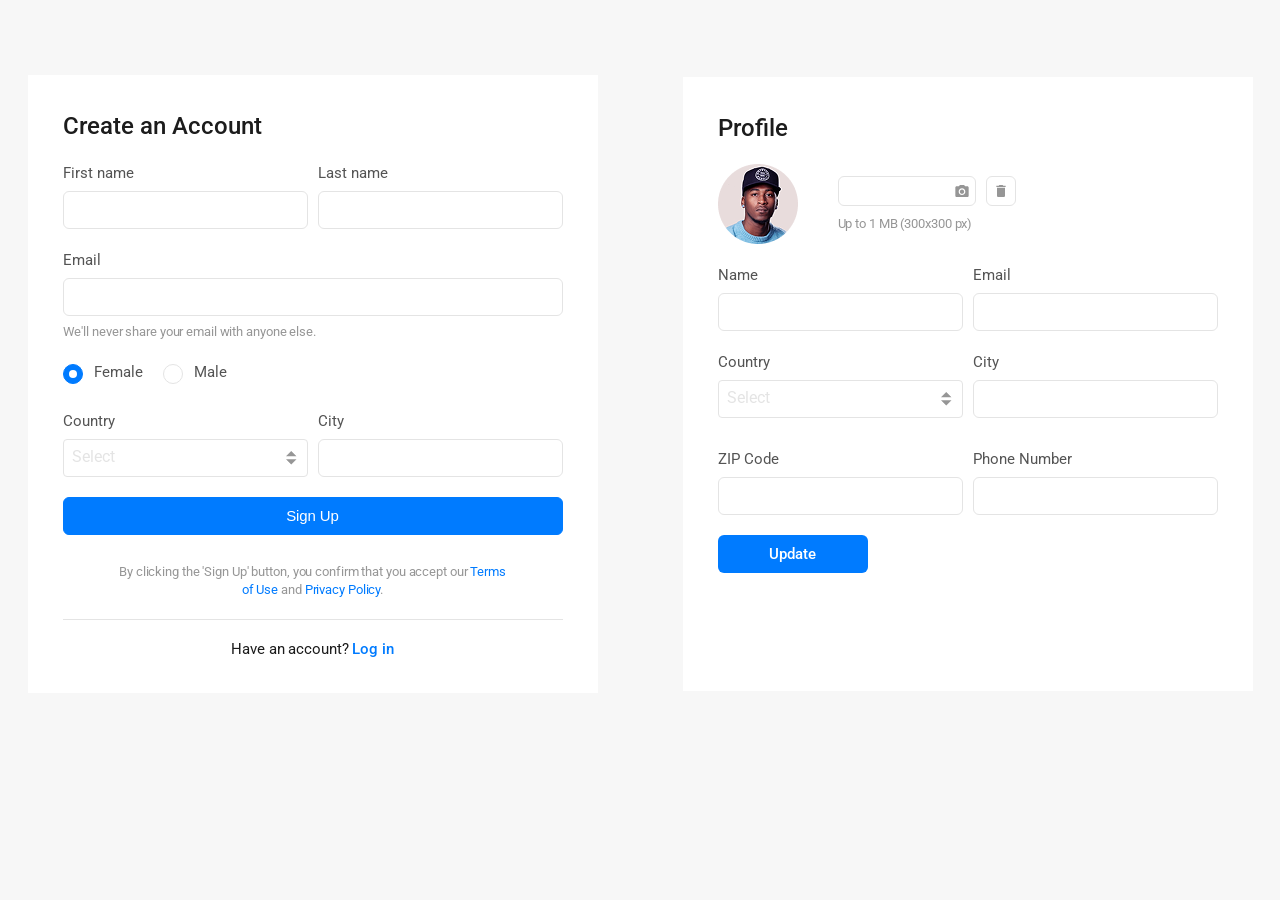
<file: 14-CSS Syle Forms/index.html>
<!DOCTYPE html>
<html lang="en">

<head>
    <meta charset="UTF-8">
    <meta name="viewport" content="width=device-width, initial-scale=1.0">
    <title>CSS Style Forms</title>
    <link rel="stylesheet" href="./assets/css/select2.min.css">
    <link rel="stylesheet" href="./assets/css/fonts.css">
    <link rel="stylesheet" href="./assets/css/style.css">

</head>

<body>
    <section>
        <div class="container">
            <div class="form-wrapper">
                <form action="#" method="post">
                    <div class="form-inner">
                        <h2> Create an Account </h2>
                        <div class="form-cols">
                            <div class="form-row">
                                <label for="first_name"> First name</label>
                                <input type="text" minlength="2" name="first_name" id="first_name">
                            </div>
                            <div class="form-row">
                                <label for="last_name"> Last name </label>
                                <input type="text" minlength="2" name="last_name" id="last_name">
                            </div>
                        </div>
                        <div class="form-row"> <label for="email"> Email</label>
                            <input type="email" name="email" id="email">
                            <p> We'll never share your email with anyone else.</p>

                        </div>

                        <div class="form-row">
                            <ul class="radio-list">
                                <li>
                                    <label>
                                        <input type="radio" name="gender" value="Female" checked> Female
                                    </label>
                                </li>
                                <li> <label> <input type="radio" name="gender" value="Male"> Male
                                    </label>
                                </li>
                            </ul>

                        </div>
                        <div class="form-cols">
                            <div class="form-row"> <label for="country"> Country </label>
                                <select id="counrty" name="country" required>
                                    <option value="" disabled selected> Select</option>
                                    <option value="Ukraine"> Ukraine- </option>
                                    <option value="Greece"> Greece </option>
                                    <option value="Italy"> Italy </option>
                                    <option value="Spain"> Spain</option>
                                </select>
                            </div>

                            <div class="form-row"> <label for="city"> City </label>
                                <input type="text" id="city" name="city">
                            </div>
                        </div>
                        <div class="form-btn">
                            <button type="submit"> Sign Up</button>
                        </div>
                        <div class="terms">
                            <p> By clicking the 'Sign Up' button, you confirm that you accept our <a href="#">Terms of
                                    Use</a> and
                                <a href="#">Privacy Policy</a>.
                            </p>
                        </div>
                        <div class="divider"></div>
                        <div class="log_in">
                            <p> Have an account?
                                <a href="#"> Log in </a>
                            </p>
                        </div>
                    </div>
                </form>
            </div>
        </div>

        <div class="container">
            <div class="form-wrapper">
                <form action="#" method="post">
                    <div class="form-inner">
                        <h2> Profile </h2>
                        <div class="form-row">
                            <div class="avatar-add">

                                <div class="avatar">
                                    <img src="./assets/images/avatar.png" alt="">
                                </div>

                                <div class="right-side">

                                    <div class="controls">
                                        <div class="file-field-wrap">
                                            <input type="file" id="avatar" class="file-field">

                                            <label for="avatar" class="fake-file">
                                                <span class="file-name"></span>
                                            </label>
                                        </div>

                                        <button type="button" class="delete-btn"></button>
                                    </div>

                                    <p>Up to 1 MB (300x300 px)</p>

                                </div>

                            </div>

                        </div>
                        <div class="form-cols">
                            <div class="form-row">
                                <label for="f_name"> Name </label>
                                <input type="text" maxlength="2" name="f_name" id="f_name">
                            </div>
                            <div class="form-row">
                                <label for="email-2"> Email </label>
                                <input type="email" name="email-2" id="email-2">
                            </div>
                        </div>
                        <div class="form-cols">
                            <div class="form-row">
                                <label for="country"> Country </label>
                                <select id="country" name="country" required>
                                    <option value="" disabled selected hidden> Select</option>
                                    <option value="ukraine"> Ukraine </option>
                                    <option value="Greece"> Greece </option>
                                    <option value="Italy"> Italy </option>
                                    <option value="Spain"> Spain </option>
                                </select>
                            </div>


                            <div class="form-row">
                                <label for="city"> City </label>
                                <input type="text" name="text" id="text">
                            </div>
                            <div class="form-row">
                                <label for="zip"> ZIP Code</label>
                                <input type="text" name="zip" id="zip">
                            </div>
                            <div class="form-row">
                                <label for="phone"> Phone Number</label>
                                <input type="tel" name="phone" id="phone" required>
                            </div>
                        </div>
                        <button type="submit" class="submit"> Update</button>
                </form>
            </div>

        </div>
        </div>



    </section>
</body>
<script>
    document.addEventListener('change', function (e) {
        if (e.target.classList.contains('file-field')) {

            if (e.target.files.length > 0) {
                const fileName = e.target.files[0].name;

                const label = document.querySelector(`label[for="${e.target.id}"]`);
                const text = label.querySelector('.file-name');

                text.innerText = fileName;
            }
        }
    })


</script>

<script src="./assets/js/jquery-4.0.0.min.js"> </script>
<script src="./assets/js/select2.min.js"> </script>
<script> $(document).ready(function () {
        $('select').select2();
    });
</script>


</html>
</file>
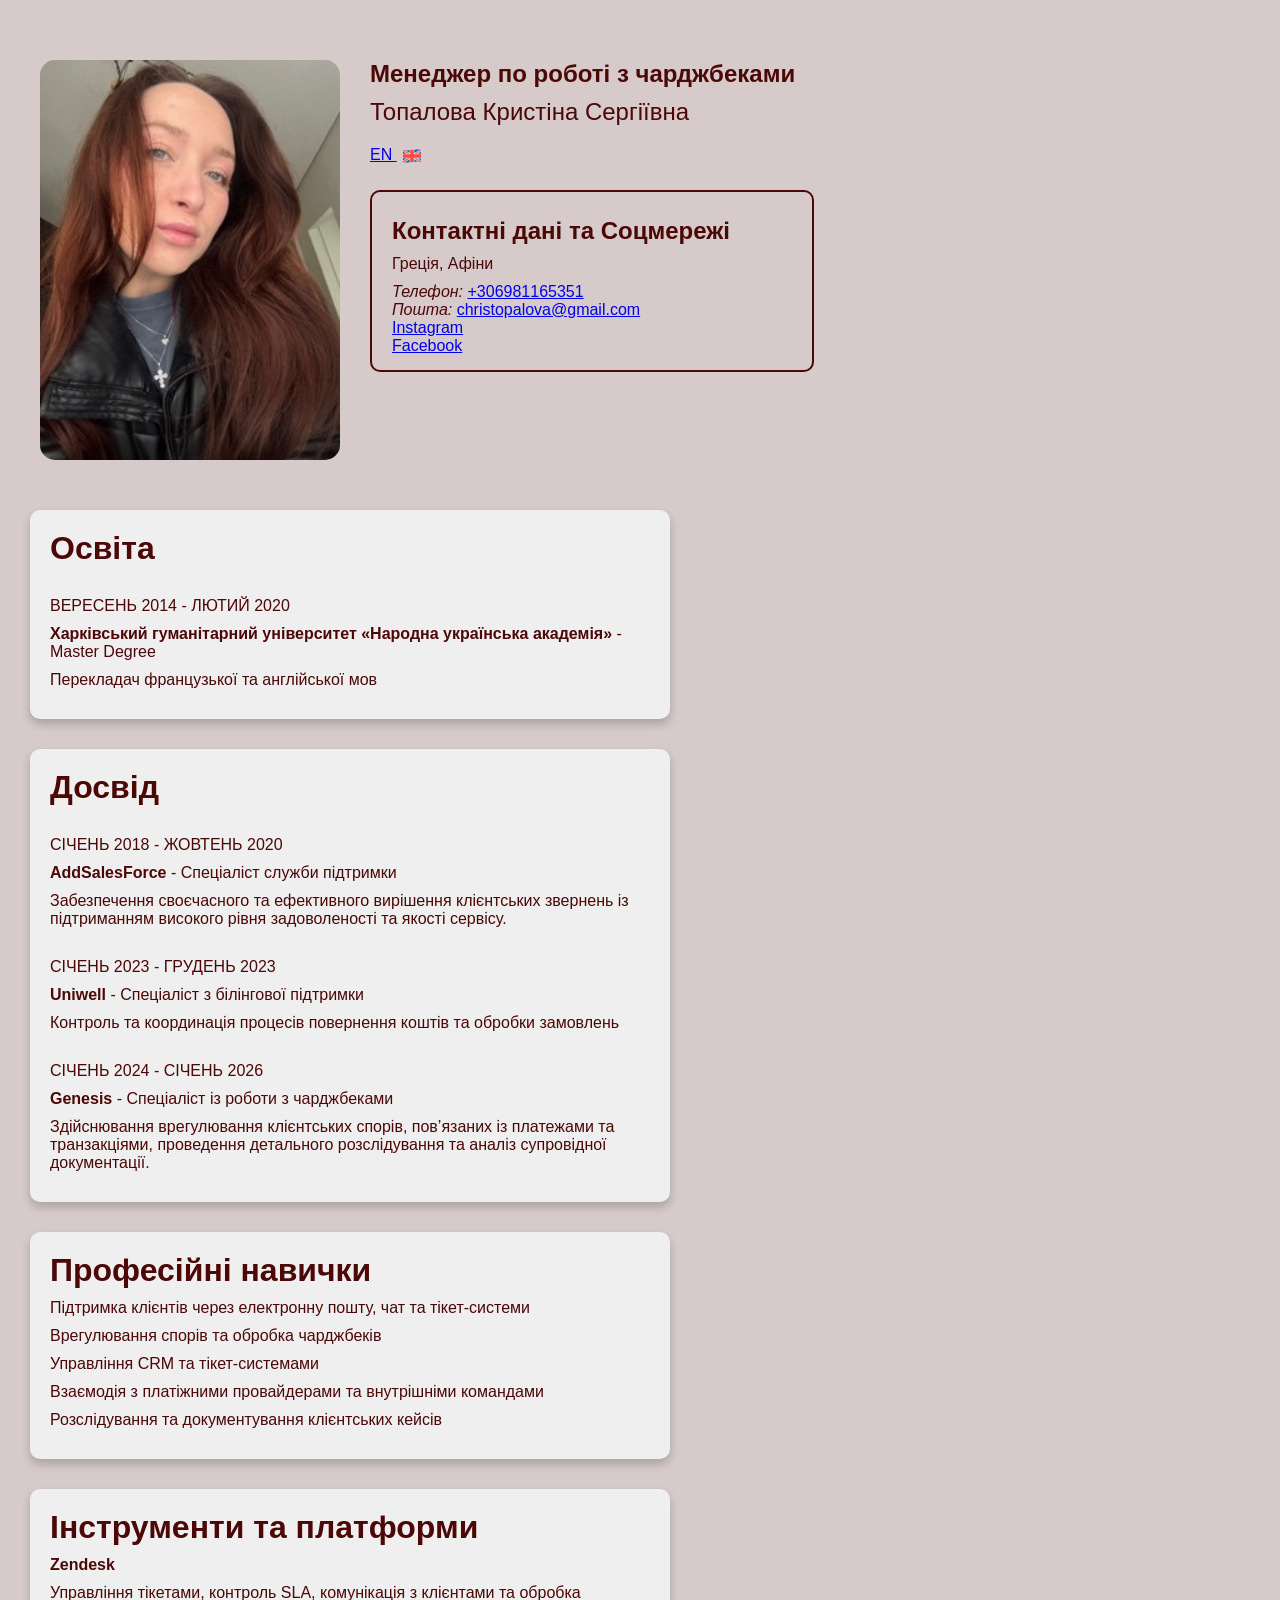
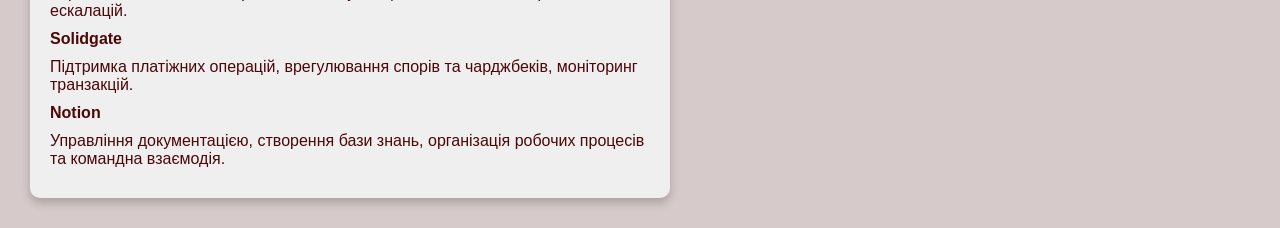
<file: 01-CV/uk.html>
<!DOCTYPE html>
<html lang="en">

<head>
    <meta charset="UTF-8">
    <meta name="viewport" content="width=device-width, initial-scale=1.0">
    <title>Резюме</title>
    <link rel="stylesheet" href="assets/css/styles.css">
</head>

<body>
    <section class="profile">
        <img class="profile-photo" src="./assets/images/my_photo.jpg" alt="">
        <div class="profile-info">
            <h1>Менеджер по роботі з чарджбеками</h1>
            <p>Топалова Кристіна Сергіївна</p>
            <p> <a href="./index.html">EN <img class="flag" src="./assets/images/flag_uk.svg" alt=""></a> </p>


            <div class="contacts">
                <p><b>Контактні дані та Соцмережі</b></p>
                <p>Греція, Афіни</p>
                <ul>
                    <li><i>Телефон: </i> <a href="tel:+306981165351">+306981165351</a>
                    <li><i>Пошта: </i><a href="mailto:christopalova@gmail.com">christopalova@gmail.com</a></li>
                    <li> <a href="https://www.instagram.com/x.chrsty.x?igsh=MXZmczM5eW9vOXc4MQ%3D%3D&utm_source=qr"
                            rel="noreferrer,nofollow" target="_blank">Instagram</a></li>
                    <li> <a href="https://www.facebook.com/chris.topalova" rel="noreferrer,nofollow"
                            target="_blank">Facebook</a>
                    </li>
                </ul>
            </div>
        </div>
    </section>

    <section>
        <div class="container">
            <h2>Освіта</h2>
            <p class="date">Вересень 2014 - Лютий 2020</p>
            <p>
                <strong>Харківський гуманітарний університет «Народна українська академія»</strong> - Master Degree
            <p>Перекладач французької та англійської мов</p>
        </div>

        <div class="container">
            <h2>Досвід</h2>
            <ul>
                <li>
                    <p class="date">Січень 2018 - Жовтень 2020</p>
                    <p>
                        <strong>AddSalesForce</strong> - Спеціаліст служби підтримки
                    <p>Забезпечення своєчасного та ефективного вирішення клієнтських звернень із
                        підтриманням високого рівня задоволеності та якості сервісу.</p>
                </li>

                <li>
                    <p class="date">Січень 2023 - Грудень 2023</p>
                    <p>
                        <strong>Uniwell</strong> - Спеціаліст з білінгової підтримки
                    <p>Контроль та координація процесів повернення коштів та обробки замовлень</p>
                </li>

                <li>
                    <p class="date">Січень 2024 - Січень 2026</p>
                    <p>
                        <strong>Genesis</strong> - Спеціаліст із роботи з чарджбеками
                    <p>Здійснювання врегулювання клієнтських спорів, пов’язаних із платежами та
                        транзакціями, проведення детального розслідування та аналіз супровідної документації.</p>
                </li>
            </ul>
        </div>

        <div class="container">
            <h2>Професійні навички</h2>
            <ul>
                <li>
                    <p>Підтримка клієнтів через електронну пошту, чат та тікет-системи</p>
                </li>
                <li>
                    <p>Врегулювання спорів та обробка чарджбеків</p>
                </li>
                <li>
                    <p>Управління CRM та тікет-системами</p>
                </li>
                <li>
                    <p>Взаємодія з платіжними провайдерами та внутрішніми командами</p>
                </li>
                <li>
                    <p>Розслідування та документування клієнтських кейсів</p>
                </li>
            </ul>
        </div>

        <div class="container">
            <h2>Інструменти та платформи</h2>
            <ul>
                <li>
                    <p>
                        <strong>Zendesk</strong>
                    <p>Управління тікетами, контроль SLA, комунікація з клієнтами та обробка ескалацій.</p>
                </li>
                <li>
                    <p>
                        <strong>Solidgate</strong>
                    <p>Підтримка платіжних операцій, врегулювання спорів та чарджбеків, моніторинг
                        транзакцій.</p>
                </li>
                <li>
                    <p>
                        <strong>Notion</strong>
                    <p>Управління документацією, створення бази знань, організація робочих процесів та
                        командна взаємодія.</p>
                </li>
            </ul>
        </div>
    </section>


</body>

</html>
</file>
<file: 01-CV/assets/css/styles.css>
* {
    margin: 0;
    padding: 0;
}

body {
    font-family: Arial, Helvetica, sans-serif;
    color: #4c0707;
    background-color: #d6caca;


}

.container {
    margin: 30px;
    background-color: #efefef;
    border-radius: 10px;
    box-shadow: 0 5px 10px rgba(0, 0, 0, 0.2);
    padding: 10px 20px 20px;
    width: 600px;

}

ul {
    list-style: none;


}


h2 {
    font-size: 2rem;
    margin: 10px 0;

}


.date {
    text-transform: uppercase;
    font-size: 1rem;
    margin-top: 30px;
}

p {
    margin: 10px 0;
}

.profile-photo {
    width: 300px;
    height: 400px;
    border-radius: 15px;
    object-fit: cover;
    margin: 30px 20px 20px;
}

.profile {
    display: flex;
    align-items: flex-start;
    gap: 10px;
    margin: 30px 20px;

}

.profile-info {
    display: flex;
    flex-direction: column;
    justify-content: flex-start;
    margin-top: 30px;

}

.profile-info p:first-of-type {
    font-size: 1.5rem;

}

.contacts {
    margin-top: 15px;
    border: #4c0707 solid 2px;
    border-radius: 10px;
    padding: 15px 20px;
    width: 400px;
}

.flag {
    width: 18px;
    vertical-align: middle;
    margin-left: 6px;
}
</file>
<file: 07 - CSS (Novik)/assets/css/styles.css>
body {
    font-family: "Open Sans";
    background: #FFF;
    font-style: normal;
    line-height: normal;
}

.header ul {
    display: flex;
    gap: 40px;
    justify-content: center;
    color: #828282;
    font-size: 1.3rem;
    font-weight: 400;
    letter-spacing: 0.36px;
    margin-top: 25px;
    margin-left: 0;



}


.active {
    color: black;
}


.container {
    width: 970px;
    height: 497px;
    margin: 0 auto;
    justify-content: center;

}


h1 {
    color: #070707;
    font-size: 2rem;
    font-weight: 700;
    text-align: center;
}

hr {
    width: 970px;
    margin-top: 25px;
}

.about_me {
    height: 500px;
    background: #F6F6F6;
    width: 100%
}

.about {
    width: 100%;
    height: 500px;
    background-color: #F6F6F6;
}

.container_about {
    width: 970px;
    text-align: center;
    margin: 0 auto;

}

.about h2 {
    color: #070707;
    font-size: 1.4rem;
    font-weight: 700;
    text-align: center;
}

.content {
    max-width: 480px;
    margin: 50px auto 0;
    gap: 30px;
}

.skills {
    display: flex;
    width: 970px;
    height: 564px;
    padding: 0 22px;
    flex-direction: column;
    justify-content: center;
    align-items: center;
    gap: 50px;
    margin: 50px auto 0;
}

hgroup {
    display: flex;
    width: 250px;
    height: 84px;
    flex-direction: column;
    align-items: center;
    gap: 20px;


}

.cards {
    display: flex;
    width: 970px;
    height: 230px;
    gap: 97px;
    flex-shrink: 0;
     margin: 50px auto 0;
}
</file>
<file: 08-Shopping_List/assets/css/styles.css>
* {
    padding: 0;
    margin: 0;
}

body {
    background-color: #3B3F45;
    font-family: Roboto;
    color: #FFF;
    font-style: normal;

}

.container-header {
    background-color: #4A4F56;
    width: 100%;
    height: 122px;
    margin: 0 auto;
    padding-top: 23px;


}

h1 {
    font-size: 2.25rem;
    color: #FF8984;
    font-weight: 700;
    line-height: 42px;
    text-align: center;
    margin-bottom: 6px;
    margin-top: 23px;
}

p {
    color: #FF8984;
    text-align: center;
    font-size: 1.5rem;
    font-weight: 400;
    line-height: 28px;
    margin: 0 auto;


}

.container {
    width: 800px;
    flex-direction: column;
    display: flex;
    margin: 0 auto;
    margin-top: 40px;


}

li {
    display: flex;
    width: 800px;
    height: 68px;
    align-items: center;
    font-size: 1.68rem;
    font-weight: 400;
    position: relative;





}

li:nth-child(odd) {
    background-color: #88839E;
}

li:nth-child(even) {
    background-color: #7A7593;

}

input[type="checkbox"] {
    width: 28px;
    height: 28px;
    appearance: none;
    cursor: pointer;
    position: relative;
    background-color: white;



}


input[type="checkbox"]:checked::after {
    content: "";
    position: absolute;
    width: 7px;
    height: 14px;
    border: solid black;
    border-width: 0 3px 3px 0;
    transform: rotate(45deg);
    left: 9px;
    top: 3px;

}

label:has(input:checked) {
    text-decoration: line-through;
    text-decoration-thickness: 1px;
    color: #9B96AC;
}




label {
    display: flex;
    align-items: center;
    gap: 15px;
    padding: 15px;
}

span {
    font-size: 1.06rem;
    font-weight: 400;
    line-height: 22px;

}



li:hover::before,
li:hover::after {
    content: "";
    position: absolute;
    left: 0;
    width: 100%;
    height: 2px;
    background-color: white;
}

li:hover::before {
    top: 0;
}

li:hover::after {
    bottom: 0;
}



li:active {
    background: #FF8984;

}

footer {
    display: flex;
    width: 800px;
    height: 65px;
    justify-content: center;
    align-items: center;
    margin-top: 40px;
    background-color: #4A4F56;
    margin: 0 auto;
    margin-top: 40px;

}

footer p {
    color: #FF8984;
    text-align: center;
    font-size: 28px;
    font-weight: 400;
}
</file>
<file: 09-CSS_BOX/assets/css/styles.css>
*,
*::before,
*::after {
    padding: 0;
    margin: 0;
    box-sizing: border-box;

}



.container {
    width: min(90%, 1170px);
    margin: 0 auto;

}

body {
    font-family: 'Lucida Sans', 'Lucida Sans Regular', 'Lucida Grande',
        'Lucida Sans Unicode', Geneva, Verdana, sans-serif;
    color: #FFF;
    font-style: normal;
}

main {
    background-color: #39C;
    border: 25px solid #2B81AC;
     min-height: 100vh;

}

.cities {
    list-style: none;
    text-align: center;
    font-size: 0;
    border: 2px solid #FFF;
}

li {
    display: inline-block;
    text-align: center;
    vertical-align: top;
    font-size: 22px;
    height: 147px;
    padding-top: 26px;
    border: 2px solid #FFF;

}

h1 {
    font-size: 21px;
    font-weight: 400;
    margin-bottom: 37.62px;
    padding-top: 66.1px;

}

h1 .wi {
    font-size: 27px;
    margin-left: 4px;
}

p {
    font-size: 16px;
    margin-top: 35px;
    margin-bottom: 119px;
    font-weight: 400;

}

.wi {
    font-size: 42px;
    margin-top: 12px;
    margin-left: 12px;
}


.temp {
    margin-top: 19px;
}


ul:hover li {

    opacity: 0.7;
}

ul li:hover {
    opacity: 1;
}

.box-light-blue {
    width: 50%;
    background: #39C;
}

.box-turquoise {
    width: 25%;
    background: #3CC;
}

.box-purple {
    width: 25%;
    background: #969;
}

.box-red {
    width: 25%;
    background: #C24747;
}

.box-orange {
    width: 25%;
    background: #E2674A;
}

.box-yellow {
    width: 25%;
    background: #FC6;
}

.box-light-green {
    width: 25%;
    background: #9C9;
}

.box-grey-green {
    width: 25%;
    background: #699;
}

.box-pink {
    width: 50%;
    background: #C69;
}

.box-green {
    width: 25%;
    background: #396;
}

.box-dark-purple {
    width: 100%;
    background: #669;
}
</file>
<file: 12-Fonts/assets/css/styles.css>
*,
*::after,
*::before {
    margin: 0;
    padding: 0;
    box-sizing: border-box;
}

:root {
    --primary-black: #000;
    --secondary-grey: #DADADA;
}

.container {
    width: min(90%, 1202px);
    margin: 0 auto;

}

body {
    color: var(--primary-black);
}



.header {
    display: flex;
    align-items: center;
    justify-content: space-between;
    height: 80px;
    margin-bottom: 70px;


}



.header__nav a {
    text-decoration: none;
    color: var(--primary-black);
    font-size: 1.375rem;
    letter-spacing: 0.66px;
}

.header__nav {
    font-family: 'Staatliches';
    font-weight: 400;
    display: flex;
    align-items: center;
}


.header__left {
    display: flex;
    gap: 59px;
    align-items: center;
}


.divider {
    margin: 10px;
}

.header__lang {
    font-family: 'Tourney';
    font-weight: 600;
    text-decoration: none;
    font-size: 1.375rem;
    color: var(--primary-black);


}

h2 {
    font-family: 'Francois One';
    font-weight: 400;
    line-height: 48px;
    font-size: 2.25rem;
    letter-spacing: 1.44px;
    text-transform: uppercase;
    margin-bottom: 39px;
}

.chapter {
    font-family: 'Farro';
    font-weight: 300;
    letter-spacing: 0.7px;
    font-size: 1.125rem;
}

.title {
    display: flex;
    align-items: flex-start;
    gap: 10px;
}

p {
    font-family: 'PT Sans';
    font-weight: 400;
    font-size: 1.75rem;
    line-height: 48px;
    margin-bottom: 30px;

}

section {
    padding-bottom: 30px;

}

.underline {
    text-decoration: underline;

}

.italic {
    font-family: 'PT Sans';
    font-style: italic;
    font-weight: 400;
}

.bold {
    font-family: 'PT Sans';
    font-weight: 700;
    line-height: 48px;
}

.bg-grey {
    display: inline-block;
    background: var(--secondary-grey);

}

.bg-grey.text {
    margin-bottom: 9px;
}
</file>
<file: 12-Fonts/assets/css/fonts.css>
/* pt-sans-regular - cyrillic_latin */
@font-face {
  font-display: swap; /* Check https://developer.mozilla.org/en-US/docs/Web/CSS/@font-face/font-display for other options. */
  font-family: 'PT Sans';
  font-style: normal;
  font-weight: 400;
  src: url('../fonts/pt-sans-v18-cyrillic_latin-regular.woff2') format('woff2'); /* Chrome 36+, Opera 23+, Firefox 39+, Safari 12+, iOS 10+ */
}
/* pt-sans-italic - cyrillic_latin */
@font-face {
  font-display: swap; /* Check https://developer.mozilla.org/en-US/docs/Web/CSS/@font-face/font-display for other options. */
  font-family: 'PT Sans';
  font-style: italic;
  font-weight: 400;
  src: url('../fonts/pt-sans-v18-cyrillic_latin-italic.woff2') format('woff2'); /* Chrome 36+, Opera 23+, Firefox 39+, Safari 12+, iOS 10+ */
}
/* pt-sans-700 - cyrillic_latin */
@font-face {
  font-display: swap; /* Check https://developer.mozilla.org/en-US/docs/Web/CSS/@font-face/font-display for other options. */
  font-family: 'PT Sans';
  font-style: normal;
  font-weight: 700;
  src: url('../fonts/pt-sans-v18-cyrillic_latin-700.woff2') format('woff2'); /* Chrome 36+, Opera 23+, Firefox 39+, Safari 12+, iOS 10+ */
}




/* francois-one-regular - latin */
@font-face {
  font-display: swap; /* Check https://developer.mozilla.org/en-US/docs/Web/CSS/@font-face/font-display for other options. */
  font-family: 'Francois One';
  font-style: normal;
  font-weight: 400;
  src: url('../fonts/francois-one-v22-latin-regular.woff2') format('woff2'); /* Chrome 36+, Opera 23+, Firefox 39+, Safari 12+, iOS 10+ */
}



/* farro-300 - latin */
@font-face {
  font-display: swap; /* Check https://developer.mozilla.org/en-US/docs/Web/CSS/@font-face/font-display for other options. */
  font-family: 'Farro';
  font-style: normal;
  font-weight: 300;
  src: url('../fonts/farro-v15-latin-300.woff2') format('woff2'); /* Chrome 36+, Opera 23+, Firefox 39+, Safari 12+, iOS 10+ */
}



/* staatliches-regular - latin */
@font-face {
  font-display: swap; /* Check https://developer.mozilla.org/en-US/docs/Web/CSS/@font-face/font-display for other options. */
  font-family: 'Staatliches';
  font-style: normal;
  font-weight: 400;
  src: url('../fonts/staatliches-v15-latin-regular.woff2') format('woff2'); /* Chrome 36+, Opera 23+, Firefox 39+, Safari 12+, iOS 10+ */
}





/* tourney-600 - latin */
@font-face {
  font-display: swap; /* Check https://developer.mozilla.org/en-US/docs/Web/CSS/@font-face/font-display for other options. */
  font-family: 'Tourney';
  font-style: normal;
  font-weight: 600;
  src: url('../fonts/tourney-v16-latin-600.woff2') format('woff2'); /* Chrome 36+, Opera 23+, Firefox 39+, Safari 12+, iOS 10+ */
}
</file>
<file: 14-CSS Syle Forms/assets/css/fonts.css>
/* roboto-regular - latin */
@font-face {
  font-display: swap; /* Check https://developer.mozilla.org/en-US/docs/Web/CSS/@font-face/font-display for other options. */
  font-family: 'Roboto';
  font-style: normal;
  font-weight: 400;
  src: url('../fonts/roboto-v51-latin-regular.woff2') format('woff2'); /* Chrome 36+, Opera 23+, Firefox 39+, Safari 12+, iOS 10+ */
}
/* roboto-500 - latin */
@font-face {
  font-display: swap; /* Check https://developer.mozilla.org/en-US/docs/Web/CSS/@font-face/font-display for other options. */
  font-family: 'Roboto';
  font-style: normal;
  font-weight: 500;
  src: url('../fonts/roboto-v51-latin-500.woff2') format('woff2'); /* Chrome 36+, Opera 23+, Firefox 39+, Safari 12+, iOS 10+ */
}


/* inter-regular - latin */
@font-face {
  font-display: swap; /* Check https://developer.mozilla.org/en-US/docs/Web/CSS/@font-face/font-display for other options. */
  font-family: 'Inter';
  font-style: normal;
  font-weight: 400;
  src: url('../fonts/inter-v20-latin-regular.woff2') format('woff2'); /* Chrome 36+, Opera 23+, Firefox 39+, Safari 12+, iOS 10+ */
}
/* inter-600 - latin */
@font-face {
  font-display: swap; /* Check https://developer.mozilla.org/en-US/docs/Web/CSS/@font-face/font-display for other options. */
  font-family: 'Inter';
  font-style: normal;
  font-weight: 600;
  src: url('../fonts/inter-v20-latin-600.woff2') format('woff2'); /* Chrome 36+, Opera 23+, Firefox 39+, Safari 12+, iOS 10+ */
}
</file>
<file: 14-CSS Syle Forms/assets/css/style.css>
*,
*::after,
*::before {
    margin: 0;
    padding: 0;
    box-sizing: border-box;
}

:root {
    --primary-black: #1C1C1C;
    --primary-blue: #007BFF;
    --primary-grey: #545454;
    --grey: #969696;
    --secondary-grey: #E4E4E4;
    --bg-grey: #F7F7F7;
    --white: #FFFFFF;


}

.container {
    width: min(90%, 570px);
    margin: 0 auto;

}



h2 {
    font-size: 24px;
    line-height: 32px;
    font-weight: 500;
    margin-bottom: 20px;
}

body {
    background-color: var(--bg-grey);
    font-family: 'Roboto';
    color: var(--primary-black);

}

section {
    display: flex;
    justify-content: space-between;
    align-items: center;
    gap: 30px;
    padding-top: 75px;
}

.avatar {
    width: 80px;
    height: 80px;
    margin-right: 20px;
}

.form-inner {
    max-width: 570px;
    background-color: var(--white);
    padding: 35px;
}

.form-row {
    margin-bottom: 20px;

    label {
        display: block;
        margin-bottom: 7px;
        font-size: 15px;
        line-height: 22px;
        color: var(--primary-grey);
    }

    p {
        font-size: 13px;
        line-height: 18px;
        margin-top: 7px;
        color: var(--grey);
    }
}

.form-cols {
    display: grid;
    grid-template-columns: 1fr 1fr;
    gap: 10px;
}

input[type="text"],
input[type=email],
input[type=tel],
select {
    width: 100%;
    height: 38px;
    border-radius: 6px;
    border: 1px solid var(--secondary-grey);
    padding: 0 10px;
    color: var(--primary-grey);
    appearance: none;
    font-size: 15px;
    line-height: 22px;
    letter-spacing: 0.2px;
    webkit-appearance: none;
    cursor: pointer;

    &:focus {
        border-color: var(--primary-blue);
        outline: none;
    }
}


.radio-list {
    display: flex;
    align-items: center;
    gap: 20px;
    list-style: none;


}

input[type=radio] {
    appearance: none;

}

label:has(input[type=radio]) {
    position: relative;
    padding-left: 27px;

    &::before {
        content: "";
        display: inline-block;
        width: 20px;
        height: 20px;
        border-radius: 50%;
        border: 1px solid var(--secondary-grey);
        position: absolute;
        left: 0;
        top: 3px;
        transition: all 0.2s ease;
    }

    &::after {
        content: "";
        display: inline-block;
        width: 8px;
        height: 8px;
        border-radius: 50%;
        background-color: var(--white);
        position: absolute;
        left: 6px;
        top: 9px;

    }

}

label:has(input[type=radio]:checked) {
    &::before {
        border-color: var(--primary-blue);
        background-color: var(--primary-blue);
    }

}

.form-btn button {
    display: flex;
    align-items: center;
    justify-content: center;
    width: 100%;
    background-color: var(--primary-blue);
    height: 38px;
    color: var(--white);
    border: 1px solid var(--primary-blue);
    border-radius: 6px;
    font-size: 15px;
    line-height: 22px;
    letter-spacing: -0.1px;
    padding: 8px 10px;
    margin-bottom: 28px;
    font-weight: 500;
    cursor: pointer;
}

.terms p {
    text-align: center;
    font-size: 13px;
    line-height: 18px;
    letter-spacing: -0.1px;
    color: var(--grey);
    padding-left: 56px;
    padding-right: 56px;
    font-weight: 400;

    a {
        color: var(--primary-blue);
        text-decoration: none;
    }

    margin-bottom: 20px;
}

.divider {
    border-top: 1px solid var(--secondary-grey);
    margin-bottom: 20px;
}

.log_in {
    display: flex;
    align-items: center;
    justify-content: center;
    gap: 10px;
    font-size: 15px;
    line-height: 22px;
    letter-spacing: -0.2px;
    color: var(--primary-black);

    a {
        color: var(--primary-blue);
        text-decoration: none;
        letter-spacing: -0.1px;
        font-weight: 500;
    }

}

.select2-container--default .select2-selection__arrow {
    display: none;
}




.avatar-add {
    display: flex;
    justify-content: flex-start;
    align-items: center;
}





p {
    font-size: 15px;
    line-height: 18px;
    letter-spacing: -0.1px;
    font-weight: 400;
}

.fake-file {
    position: absolute;
    text-align: center;
    /* 🔥 центр по горизонтали */
    line-height: 30px;
    width: 100%;
    height: 100%;
    background: var(--white) url(../images/camera.svg) right 5px top 50% no-repeat;
    border: 1px solid var(--secondary-grey);
    border-radius: 6px;
    left: 0;
    top: 0;
    padding-left: 10px;
    padding-right: 26px;
    color: var(--secondary-grey);
    z-index: 2;
    white-space: nowrap;
    text-overflow: ellipsis;
    overflow: hidden;
    padding-top: 2px;
    cursor: pointer;

    .file-name {
        font-size: 10px;
        color: var(--grey);

    }
}

.file-field-wrap {
    display: flex;
    flex-direction: column;
    width: 138px;
    height: 30px;
    position: relative;

    input[type=file] {
        width: 100%;
        background-color: var(--white);
        height: 100%;
        position: absolute;
        left: 0;
        top: 0;
        z-index: 2;
        opacity: 0;
    }
}

.fake-file-btn {
    background-color: var(--white);
    padding: 0 10px;
    color: var(--primary-grey);
    border-radius: 6px;
    position: absolute;
    left: 4px;
    top: 4px;
    height: 25px;
    z-index: 1;
    width: 90px;
}

.avatar-add {
    display: flex;
    align-items: center;
    gap: 20px;
}

.avatar {
    width: 80px;
    height: 80px;

}

.right-side {
    display: flex;
    flex-direction: column;

    p {
        margin-top: 9px;
    }
}

.controls {
    display: flex;
    align-items: center;
    gap: 10px;
}

.delete-btn {
    width: 30px;
    height: 30px;
    border: 1px solid var(--secondary-grey);
    background: var(--white) url(../images/Trash.svg) right 6px top 50% no-repeat;
    border-radius: 6px;
    cursor: pointer;

    &:hover {
        border: 1px solid #ff0000;
        background: var(--white) url(../images/red-trash.svg) right 6px top 50% no-repeat;
        transition: all 0.5s ease;
    }
}

.submit {
    width: 150px;
    height: 38px;
    background-color: var(--primary-blue);
    color: var(--white);
    font-size: 15px;
    line-height: 22px;
    letter-spacing: -0.1px;
    font-weight: 500;
    border-radius: 6px;
    border: none;
    font-family: 'Roboto';
    margin-bottom: 83px;
    cursor: pointer;
}

.select2-container--default .select2-selection--single {
    background: var(--white) url(../images/arrows.svg) right 10px top 50% no-repeat;
    width: 245px;
    height: 38px;
    border: 1px solid var(--secondary-grey);
    padding-top: 3px;
      &:focus {
        border-color: var(--primary-blue);

    }


}

.select2-container--default .select2-selection--single .select2-selection__rendered {
    color: var(--secondary-grey);
}
</file>
<file: 09-CSS_BOX/assets/css/weather-icons.min.css>
/*!
 *  Weather Icons 2.0.10
 *  Updated November 1, 2020
 *  Weather themed icons for Bootstrap
 *  Author - Erik Flowers - erik@helloerik.com
 *  Email: erik@helloerik.com
 *  Twitter: http://twitter.com/Erik_UX
 *  ------------------------------------------------------------------------------
 *  Maintained at http://erikflowers.github.io/weather-icons
 *
 *  License
 *  ------------------------------------------------------------------------------
 *  - Font licensed under SIL OFL 1.1 -
 *    http://scripts.sil.org/OFL
 *  - CSS, SCSS and LESS are licensed under MIT License -
 *    http://opensource.org/licenses/mit-license.html
 *  - Documentation licensed under CC BY 3.0 -
 *    http://creativecommons.org/licenses/by/3.0/
 *  - Inspired by and works great as a companion with Font Awesome
 *    "Font Awesome by Dave Gandy - http://fontawesome.io"
 */@font-face{font-family:'weathericons';src:url('../font/weathericons-regular-webfont.eot');src:url('../font/weathericons-regular-webfont.eot?#iefix') format('embedded-opentype'),url('../font/weathericons-regular-webfont.woff2') format('woff2'),url('../font/weathericons-regular-webfont.woff') format('woff'),url('../font/weathericons-regular-webfont.ttf') format('truetype'),url('../font/weathericons-regular-webfont.svg#weather_iconsregular') format('svg');font-weight:normal;font-style:normal}.wi{display:inline-block;font-family:'weathericons';font-style:normal;font-weight:normal;line-height:1;-webkit-font-smoothing:antialiased;-moz-osx-font-smoothing:grayscale}.wi-fw{text-align:center;width:1.4em}.wi-rotate-90{filter:progid:DXImageTransform.Microsoft.BasicImage(rotation=1);-webkit-transform:rotate(90deg);-ms-transform:rotate(90deg);transform:rotate(90deg)}.wi-rotate-180{filter:progid:DXImageTransform.Microsoft.BasicImage(rotation=2);-webkit-transform:rotate(180deg);-ms-transform:rotate(180deg);transform:rotate(180deg)}.wi-rotate-270{filter:progid:DXImageTransform.Microsoft.BasicImage(rotation=3);-webkit-transform:rotate(270deg);-ms-transform:rotate(270deg);transform:rotate(270deg)}.wi-flip-horizontal{filter:progid:DXImageTransform.Microsoft.BasicImage(rotation=0, mirror=1);-webkit-transform:scale(-1, 1);-ms-transform:scale(-1, 1);transform:scale(-1, 1)}.wi-flip-vertical{filter:progid:DXImageTransform.Microsoft.BasicImage(rotation=2, mirror=1);-webkit-transform:scale(1, -1);-ms-transform:scale(1, -1);transform:scale(1, -1)}.wi-day-sunny:before{content:"\f00d"}.wi-day-cloudy:before{content:"\f002"}.wi-day-cloudy-gusts:before{content:"\f000"}.wi-day-cloudy-windy:before{content:"\f001"}.wi-day-fog:before{content:"\f003"}.wi-day-hail:before{content:"\f004"}.wi-day-haze:before{content:"\f0b6"}.wi-day-lightning:before{content:"\f005"}.wi-day-rain:before{content:"\f008"}.wi-day-rain-mix:before{content:"\f006"}.wi-day-rain-wind:before{content:"\f007"}.wi-day-showers:before{content:"\f009"}.wi-day-sleet:before{content:"\f0b2"}.wi-day-sleet-storm:before{content:"\f068"}.wi-day-snow:before{content:"\f00a"}.wi-day-snow-thunderstorm:before{content:"\f06b"}.wi-day-snow-wind:before{content:"\f065"}.wi-day-sprinkle:before{content:"\f00b"}.wi-day-storm-showers:before{content:"\f00e"}.wi-day-sunny-overcast:before{content:"\f00c"}.wi-day-thunderstorm:before{content:"\f010"}.wi-day-windy:before{content:"\f085"}.wi-solar-eclipse:before{content:"\f06e"}.wi-hot:before{content:"\f072"}.wi-day-cloudy-high:before{content:"\f07d"}.wi-day-light-wind:before{content:"\f0c4"}.wi-night-clear:before{content:"\f02e"}.wi-night-alt-cloudy:before{content:"\f086"}.wi-night-alt-cloudy-gusts:before{content:"\f022"}.wi-night-alt-cloudy-windy:before{content:"\f023"}.wi-night-alt-hail:before{content:"\f024"}.wi-night-alt-lightning:before{content:"\f025"}.wi-night-alt-rain:before{content:"\f028"}.wi-night-alt-rain-mix:before{content:"\f026"}.wi-night-alt-rain-wind:before{content:"\f027"}.wi-night-alt-showers:before{content:"\f029"}.wi-night-alt-sleet:before{content:"\f0b4"}.wi-night-alt-sleet-storm:before{content:"\f06a"}.wi-night-alt-snow:before{content:"\f02a"}.wi-night-alt-snow-thunderstorm:before{content:"\f06d"}.wi-night-alt-snow-wind:before{content:"\f067"}.wi-night-alt-sprinkle:before{content:"\f02b"}.wi-night-alt-storm-showers:before{content:"\f02c"}.wi-night-alt-thunderstorm:before{content:"\f02d"}.wi-night-cloudy:before{content:"\f031"}.wi-night-cloudy-gusts:before{content:"\f02f"}.wi-night-cloudy-windy:before{content:"\f030"}.wi-night-fog:before{content:"\f04a"}.wi-night-hail:before{content:"\f032"}.wi-night-lightning:before{content:"\f033"}.wi-night-partly-cloudy:before{content:"\f083"}.wi-night-rain:before{content:"\f036"}.wi-night-rain-mix:before{content:"\f034"}.wi-night-rain-wind:before{content:"\f035"}.wi-night-showers:before{content:"\f037"}.wi-night-sleet:before{content:"\f0b3"}.wi-night-sleet-storm:before{content:"\f069"}.wi-night-snow:before{content:"\f038"}.wi-night-snow-thunderstorm:before{content:"\f06c"}.wi-night-snow-wind:before{content:"\f066"}.wi-night-sprinkle:before{content:"\f039"}.wi-night-storm-showers:before{content:"\f03a"}.wi-night-thunderstorm:before{content:"\f03b"}.wi-lunar-eclipse:before{content:"\f070"}.wi-stars:before{content:"\f077"}.wi-storm-showers:before{content:"\f01d"}.wi-thunderstorm:before{content:"\f01e"}.wi-night-alt-cloudy-high:before{content:"\f07e"}.wi-night-cloudy-high:before{content:"\f080"}.wi-night-alt-partly-cloudy:before{content:"\f081"}.wi-cloud:before{content:"\f041"}.wi-cloudy:before{content:"\f013"}.wi-cloudy-gusts:before{content:"\f011"}.wi-cloudy-windy:before{content:"\f012"}.wi-fog:before{content:"\f014"}.wi-hail:before{content:"\f015"}.wi-rain:before{content:"\f019"}.wi-rain-mix:before{content:"\f017"}.wi-rain-wind:before{content:"\f018"}.wi-showers:before{content:"\f01a"}.wi-sleet:before{content:"\f0b5"}.wi-snow:before{content:"\f01b"}.wi-sprinkle:before{content:"\f01c"}.wi-storm-showers:before{content:"\f01d"}.wi-thunderstorm:before{content:"\f01e"}.wi-snow-wind:before{content:"\f064"}.wi-snow:before{content:"\f01b"}.wi-smog:before{content:"\f074"}.wi-smoke:before{content:"\f062"}.wi-lightning:before{content:"\f016"}.wi-raindrops:before{content:"\f04e"}.wi-raindrop:before{content:"\f078"}.wi-dust:before{content:"\f063"}.wi-snowflake-cold:before{content:"\f076"}.wi-windy:before{content:"\f021"}.wi-strong-wind:before{content:"\f050"}.wi-sandstorm:before{content:"\f082"}.wi-earthquake:before{content:"\f0c6"}.wi-fire:before{content:"\f0c7"}.wi-flood:before{content:"\f07c"}.wi-meteor:before{content:"\f071"}.wi-tsunami:before{content:"\f0c5"}.wi-volcano:before{content:"\f0c8"}.wi-hurricane:before{content:"\f073"}.wi-tornado:before{content:"\f056"}.wi-small-craft-advisory:before{content:"\f0cc"}.wi-gale-warning:before{content:"\f0cd"}.wi-storm-warning:before{content:"\f0ce"}.wi-hurricane-warning:before{content:"\f0cf"}.wi-wind-direction:before{content:"\f0b1"}.wi-alien:before{content:"\f075"}.wi-celsius:before{content:"\f03c"}.wi-fahrenheit:before{content:"\f045"}.wi-degrees:before{content:"\f042"}.wi-thermometer:before{content:"\f055"}.wi-thermometer-exterior:before{content:"\f053"}.wi-thermometer-internal:before{content:"\f054"}.wi-cloud-down:before{content:"\f03d"}.wi-cloud-up:before{content:"\f040"}.wi-cloud-refresh:before{content:"\f03e"}.wi-horizon:before{content:"\f047"}.wi-horizon-alt:before{content:"\f046"}.wi-sunrise:before{content:"\f051"}.wi-sunset:before{content:"\f052"}.wi-moonrise:before{content:"\f0c9"}.wi-moonset:before{content:"\f0ca"}.wi-refresh:before{content:"\f04c"}.wi-refresh-alt:before{content:"\f04b"}.wi-umbrella:before{content:"\f084"}.wi-barometer:before{content:"\f079"}.wi-humidity:before{content:"\f07a"}.wi-na:before{content:"\f07b"}.wi-train:before{content:"\f0cb"}.wi-moon-new:before{content:"\f095"}.wi-moon-waxing-crescent-1:before{content:"\f096"}.wi-moon-waxing-crescent-2:before{content:"\f097"}.wi-moon-waxing-crescent-3:before{content:"\f098"}.wi-moon-waxing-crescent-4:before{content:"\f099"}.wi-moon-waxing-crescent-5:before{content:"\f09a"}.wi-moon-waxing-crescent-6:before{content:"\f09b"}.wi-moon-first-quarter:before{content:"\f09c"}.wi-moon-waxing-gibbous-1:before{content:"\f09d"}.wi-moon-waxing-gibbous-2:before{content:"\f09e"}.wi-moon-waxing-gibbous-3:before{content:"\f09f"}.wi-moon-waxing-gibbous-4:before{content:"\f0a0"}.wi-moon-waxing-gibbous-5:before{content:"\f0a1"}.wi-moon-waxing-gibbous-6:before{content:"\f0a2"}.wi-moon-full:before{content:"\f0a3"}.wi-moon-waning-gibbous-1:before{content:"\f0a4"}.wi-moon-waning-gibbous-2:before{content:"\f0a5"}.wi-moon-waning-gibbous-3:before{content:"\f0a6"}.wi-moon-waning-gibbous-4:before{content:"\f0a7"}.wi-moon-waning-gibbous-5:before{content:"\f0a8"}.wi-moon-waning-gibbous-6:before{content:"\f0a9"}.wi-moon-third-quarter:before{content:"\f0aa"}.wi-moon-waning-crescent-1:before{content:"\f0ab"}.wi-moon-waning-crescent-2:before{content:"\f0ac"}.wi-moon-waning-crescent-3:before{content:"\f0ad"}.wi-moon-waning-crescent-4:before{content:"\f0ae"}.wi-moon-waning-crescent-5:before{content:"\f0af"}.wi-moon-waning-crescent-6:before{content:"\f0b0"}.wi-moon-alt-new:before{content:"\f0eb"}.wi-moon-alt-waxing-crescent-1:before{content:"\f0d0"}.wi-moon-alt-waxing-crescent-2:before{content:"\f0d1"}.wi-moon-alt-waxing-crescent-3:before{content:"\f0d2"}.wi-moon-alt-waxing-crescent-4:before{content:"\f0d3"}.wi-moon-alt-waxing-crescent-5:before{content:"\f0d4"}.wi-moon-alt-waxing-crescent-6:before{content:"\f0d5"}.wi-moon-alt-first-quarter:before{content:"\f0d6"}.wi-moon-alt-waxing-gibbous-1:before{content:"\f0d7"}.wi-moon-alt-waxing-gibbous-2:before{content:"\f0d8"}.wi-moon-alt-waxing-gibbous-3:before{content:"\f0d9"}.wi-moon-alt-waxing-gibbous-4:before{content:"\f0da"}.wi-moon-alt-waxing-gibbous-5:before{content:"\f0db"}.wi-moon-alt-waxing-gibbous-6:before{content:"\f0dc"}.wi-moon-alt-full:before{content:"\f0dd"}.wi-moon-alt-waning-gibbous-1:before{content:"\f0de"}.wi-moon-alt-waning-gibbous-2:before{content:"\f0df"}.wi-moon-alt-waning-gibbous-3:before{content:"\f0e0"}.wi-moon-alt-waning-gibbous-4:before{content:"\f0e1"}.wi-moon-alt-waning-gibbous-5:before{content:"\f0e2"}.wi-moon-alt-waning-gibbous-6:before{content:"\f0e3"}.wi-moon-alt-third-quarter:before{content:"\f0e4"}.wi-moon-alt-waning-crescent-1:before{content:"\f0e5"}.wi-moon-alt-waning-crescent-2:before{content:"\f0e6"}.wi-moon-alt-waning-crescent-3:before{content:"\f0e7"}.wi-moon-alt-waning-crescent-4:before{content:"\f0e8"}.wi-moon-alt-waning-crescent-5:before{content:"\f0e9"}.wi-moon-alt-waning-crescent-6:before{content:"\f0ea"}.wi-moon-0:before{content:"\f095"}.wi-moon-1:before{content:"\f096"}.wi-moon-2:before{content:"\f097"}.wi-moon-3:before{content:"\f098"}.wi-moon-4:before{content:"\f099"}.wi-moon-5:before{content:"\f09a"}.wi-moon-6:before{content:"\f09b"}.wi-moon-7:before{content:"\f09c"}.wi-moon-8:before{content:"\f09d"}.wi-moon-9:before{content:"\f09e"}.wi-moon-10:before{content:"\f09f"}.wi-moon-11:before{content:"\f0a0"}.wi-moon-12:before{content:"\f0a1"}.wi-moon-13:before{content:"\f0a2"}.wi-moon-14:before{content:"\f0a3"}.wi-moon-15:before{content:"\f0a4"}.wi-moon-16:before{content:"\f0a5"}.wi-moon-17:before{content:"\f0a6"}.wi-moon-18:before{content:"\f0a7"}.wi-moon-19:before{content:"\f0a8"}.wi-moon-20:before{content:"\f0a9"}.wi-moon-21:before{content:"\f0aa"}.wi-moon-22:before{content:"\f0ab"}.wi-moon-23:before{content:"\f0ac"}.wi-moon-24:before{content:"\f0ad"}.wi-moon-25:before{content:"\f0ae"}.wi-moon-26:before{content:"\f0af"}.wi-moon-27:before{content:"\f0b0"}.wi-time-1:before{content:"\f08a"}.wi-time-2:before{content:"\f08b"}.wi-time-3:before{content:"\f08c"}.wi-time-4:before{content:"\f08d"}.wi-time-5:before{content:"\f08e"}.wi-time-6:before{content:"\f08f"}.wi-time-7:before{content:"\f090"}.wi-time-8:before{content:"\f091"}.wi-time-9:before{content:"\f092"}.wi-time-10:before{content:"\f093"}.wi-time-11:before{content:"\f094"}.wi-time-12:before{content:"\f089"}.wi-direction-up:before{content:"\f058"}.wi-direction-up-right:before{content:"\f057"}.wi-direction-right:before{content:"\f04d"}.wi-direction-down-right:before{content:"\f088"}.wi-direction-down:before{content:"\f044"}.wi-direction-down-left:before{content:"\f043"}.wi-direction-left:before{content:"\f048"}.wi-direction-up-left:before{content:"\f087"}.wi-wind-beaufort-0:before{content:"\f0b7"}.wi-wind-beaufort-1:before{content:"\f0b8"}.wi-wind-beaufort-2:before{content:"\f0b9"}.wi-wind-beaufort-3:before{content:"\f0ba"}.wi-wind-beaufort-4:before{content:"\f0bb"}.wi-wind-beaufort-5:before{content:"\f0bc"}.wi-wind-beaufort-6:before{content:"\f0bd"}.wi-wind-beaufort-7:before{content:"\f0be"}.wi-wind-beaufort-8:before{content:"\f0bf"}.wi-wind-beaufort-9:before{content:"\f0c0"}.wi-wind-beaufort-10:before{content:"\f0c1"}.wi-wind-beaufort-11:before{content:"\f0c2"}.wi-wind-beaufort-12:before{content:"\f0c3"}.wi-yahoo-0:before{content:"\f056"}.wi-yahoo-1:before{content:"\f00e"}.wi-yahoo-2:before{content:"\f073"}.wi-yahoo-3:before{content:"\f01e"}.wi-yahoo-4:before{content:"\f01e"}.wi-yahoo-5:before{content:"\f017"}.wi-yahoo-6:before{content:"\f017"}.wi-yahoo-7:before{content:"\f017"}.wi-yahoo-8:before{content:"\f015"}.wi-yahoo-9:before{content:"\f01a"}.wi-yahoo-10:before{content:"\f015"}.wi-yahoo-11:before{content:"\f01a"}.wi-yahoo-12:before{content:"\f01a"}.wi-yahoo-13:before{content:"\f01b"}.wi-yahoo-14:before{content:"\f00a"}.wi-yahoo-15:before{content:"\f064"}.wi-yahoo-16:before{content:"\f01b"}.wi-yahoo-17:before{content:"\f015"}.wi-yahoo-18:before{content:"\f017"}.wi-yahoo-19:before{content:"\f063"}.wi-yahoo-20:before{content:"\f014"}.wi-yahoo-21:before{content:"\f021"}.wi-yahoo-22:before{content:"\f062"}.wi-yahoo-23:before{content:"\f050"}.wi-yahoo-24:before{content:"\f050"}.wi-yahoo-25:before{content:"\f076"}.wi-yahoo-26:before{content:"\f013"}.wi-yahoo-27:before{content:"\f031"}.wi-yahoo-28:before{content:"\f002"}.wi-yahoo-29:before{content:"\f031"}.wi-yahoo-30:before{content:"\f002"}.wi-yahoo-31:before{content:"\f02e"}.wi-yahoo-32:before{content:"\f00d"}.wi-yahoo-33:before{content:"\f083"}.wi-yahoo-34:before{content:"\f00c"}.wi-yahoo-35:before{content:"\f017"}.wi-yahoo-36:before{content:"\f072"}.wi-yahoo-37:before{content:"\f00e"}.wi-yahoo-38:before{content:"\f00e"}.wi-yahoo-39:before{content:"\f00e"}.wi-yahoo-40:before{content:"\f01a"}.wi-yahoo-41:before{content:"\f064"}.wi-yahoo-42:before{content:"\f01b"}.wi-yahoo-43:before{content:"\f064"}.wi-yahoo-44:before{content:"\f00c"}.wi-yahoo-45:before{content:"\f00e"}.wi-yahoo-46:before{content:"\f01b"}.wi-yahoo-47:before{content:"\f00e"}.wi-yahoo-3200:before{content:"\f077"}.wi-forecast-io-clear-day:before{content:"\f00d"}.wi-forecast-io-clear-night:before{content:"\f02e"}.wi-forecast-io-rain:before{content:"\f019"}.wi-forecast-io-snow:before{content:"\f01b"}.wi-forecast-io-sleet:before{content:"\f0b5"}.wi-forecast-io-wind:before{content:"\f050"}.wi-forecast-io-fog:before{content:"\f014"}.wi-forecast-io-cloudy:before{content:"\f013"}.wi-forecast-io-partly-cloudy-day:before{content:"\f002"}.wi-forecast-io-partly-cloudy-night:before{content:"\f031"}.wi-forecast-io-hail:before{content:"\f015"}.wi-forecast-io-thunderstorm:before{content:"\f01e"}.wi-forecast-io-tornado:before{content:"\f056"}.wi-wmo4680-0:before,.wi-wmo4680-00:before{content:"\f055"}.wi-wmo4680-1:before,.wi-wmo4680-01:before{content:"\f013"}.wi-wmo4680-2:before,.wi-wmo4680-02:before{content:"\f055"}.wi-wmo4680-3:before,.wi-wmo4680-03:before{content:"\f013"}.wi-wmo4680-4:before,.wi-wmo4680-04:before{content:"\f014"}.wi-wmo4680-5:before,.wi-wmo4680-05:before{content:"\f014"}.wi-wmo4680-10:before{content:"\f014"}.wi-wmo4680-11:before{content:"\f014"}.wi-wmo4680-12:before{content:"\f016"}.wi-wmo4680-18:before{content:"\f050"}.wi-wmo4680-20:before{content:"\f014"}.wi-wmo4680-21:before{content:"\f017"}.wi-wmo4680-22:before{content:"\f017"}.wi-wmo4680-23:before{content:"\f019"}.wi-wmo4680-24:before{content:"\f01b"}.wi-wmo4680-25:before{content:"\f015"}.wi-wmo4680-26:before{content:"\f01e"}.wi-wmo4680-27:before{content:"\f063"}.wi-wmo4680-28:before{content:"\f063"}.wi-wmo4680-29:before{content:"\f063"}.wi-wmo4680-30:before{content:"\f014"}.wi-wmo4680-31:before{content:"\f014"}.wi-wmo4680-32:before{content:"\f014"}.wi-wmo4680-33:before{content:"\f014"}.wi-wmo4680-34:before{content:"\f014"}.wi-wmo4680-35:before{content:"\f014"}.wi-wmo4680-40:before{content:"\f017"}.wi-wmo4680-41:before{content:"\f01c"}.wi-wmo4680-42:before{content:"\f019"}.wi-wmo4680-43:before{content:"\f01c"}.wi-wmo4680-44:before{content:"\f019"}.wi-wmo4680-45:before{content:"\f015"}.wi-wmo4680-46:before{content:"\f015"}.wi-wmo4680-47:before{content:"\f01b"}.wi-wmo4680-48:before{content:"\f01b"}.wi-wmo4680-50:before{content:"\f01c"}.wi-wmo4680-51:before{content:"\f01c"}.wi-wmo4680-52:before{content:"\f019"}.wi-wmo4680-53:before{content:"\f019"}.wi-wmo4680-54:before{content:"\f076"}.wi-wmo4680-55:before{content:"\f076"}.wi-wmo4680-56:before{content:"\f076"}.wi-wmo4680-57:before{content:"\f01c"}.wi-wmo4680-58:before{content:"\f019"}.wi-wmo4680-60:before{content:"\f01c"}.wi-wmo4680-61:before{content:"\f01c"}.wi-wmo4680-62:before{content:"\f019"}.wi-wmo4680-63:before{content:"\f019"}.wi-wmo4680-64:before{content:"\f015"}.wi-wmo4680-65:before{content:"\f015"}.wi-wmo4680-66:before{content:"\f015"}.wi-wmo4680-67:before{content:"\f017"}.wi-wmo4680-68:before{content:"\f017"}.wi-wmo4680-70:before{content:"\f01b"}.wi-wmo4680-71:before{content:"\f01b"}.wi-wmo4680-72:before{content:"\f01b"}.wi-wmo4680-73:before{content:"\f01b"}.wi-wmo4680-74:before{content:"\f076"}.wi-wmo4680-75:before{content:"\f076"}.wi-wmo4680-76:before{content:"\f076"}.wi-wmo4680-77:before{content:"\f01b"}.wi-wmo4680-78:before{content:"\f076"}.wi-wmo4680-80:before{content:"\f019"}.wi-wmo4680-81:before{content:"\f01c"}.wi-wmo4680-82:before{content:"\f019"}.wi-wmo4680-83:before{content:"\f019"}.wi-wmo4680-84:before{content:"\f01d"}.wi-wmo4680-85:before{content:"\f017"}.wi-wmo4680-86:before{content:"\f017"}.wi-wmo4680-87:before{content:"\f017"}.wi-wmo4680-89:before{content:"\f015"}.wi-wmo4680-90:before{content:"\f016"}.wi-wmo4680-91:before{content:"\f01d"}.wi-wmo4680-92:before{content:"\f01e"}.wi-wmo4680-93:before{content:"\f01e"}.wi-wmo4680-94:before{content:"\f016"}.wi-wmo4680-95:before{content:"\f01e"}.wi-wmo4680-96:before{content:"\f01e"}.wi-wmo4680-99:before{content:"\f056"}.wi-owm-200:before{content:"\f01e"}.wi-owm-201:before{content:"\f01e"}.wi-owm-202:before{content:"\f01e"}.wi-owm-210:before{content:"\f016"}.wi-owm-211:before{content:"\f016"}.wi-owm-212:before{content:"\f016"}.wi-owm-221:before{content:"\f016"}.wi-owm-230:before{content:"\f01e"}.wi-owm-231:before{content:"\f01e"}.wi-owm-232:before{content:"\f01e"}.wi-owm-300:before{content:"\f01c"}.wi-owm-301:before{content:"\f01c"}.wi-owm-302:before{content:"\f019"}.wi-owm-310:before{content:"\f017"}.wi-owm-311:before{content:"\f019"}.wi-owm-312:before{content:"\f019"}.wi-owm-313:before{content:"\f01a"}.wi-owm-314:before{content:"\f019"}.wi-owm-321:before{content:"\f01c"}.wi-owm-500:before{content:"\f01c"}.wi-owm-501:before{content:"\f019"}.wi-owm-502:before{content:"\f019"}.wi-owm-503:before{content:"\f019"}.wi-owm-504:before{content:"\f019"}.wi-owm-511:before{content:"\f017"}.wi-owm-520:before{content:"\f01a"}.wi-owm-521:before{content:"\f01a"}.wi-owm-522:before{content:"\f01a"}.wi-owm-531:before{content:"\f01d"}.wi-owm-600:before{content:"\f01b"}.wi-owm-601:before{content:"\f01b"}.wi-owm-602:before{content:"\f0b5"}.wi-owm-611:before{content:"\f017"}.wi-owm-612:before{content:"\f017"}.wi-owm-615:before{content:"\f017"}.wi-owm-616:before{content:"\f017"}.wi-owm-620:before{content:"\f017"}.wi-owm-621:before{content:"\f01b"}.wi-owm-622:before{content:"\f01b"}.wi-owm-701:before{content:"\f014"}.wi-owm-711:before{content:"\f062"}.wi-owm-721:before{content:"\f0b6"}.wi-owm-731:before{content:"\f063"}.wi-owm-741:before{content:"\f014"}.wi-owm-761:before{content:"\f063"}.wi-owm-762:before{content:"\f063"}.wi-owm-771:before{content:"\f011"}.wi-owm-781:before{content:"\f056"}.wi-owm-800:before{content:"\f00d"}.wi-owm-801:before{content:"\f041"}.wi-owm-802:before{content:"\f041"}.wi-owm-803:before{content:"\f013"}.wi-owm-804:before{content:"\f013"}.wi-owm-900:before{content:"\f056"}.wi-owm-901:before{content:"\f01d"}.wi-owm-902:before{content:"\f073"}.wi-owm-903:before{content:"\f076"}.wi-owm-904:before{content:"\f072"}.wi-owm-905:before{content:"\f021"}.wi-owm-906:before{content:"\f015"}.wi-owm-957:before{content:"\f050"}.wi-owm-day-200:before{content:"\f010"}.wi-owm-day-201:before{content:"\f010"}.wi-owm-day-202:before{content:"\f010"}.wi-owm-day-210:before{content:"\f005"}.wi-owm-day-211:before{content:"\f005"}.wi-owm-day-212:before{content:"\f005"}.wi-owm-day-221:before{content:"\f005"}.wi-owm-day-230:before{content:"\f010"}.wi-owm-day-231:before{content:"\f010"}.wi-owm-day-232:before{content:"\f010"}.wi-owm-day-300:before{content:"\f00b"}.wi-owm-day-301:before{content:"\f00b"}.wi-owm-day-302:before{content:"\f008"}.wi-owm-day-310:before{content:"\f008"}.wi-owm-day-311:before{content:"\f008"}.wi-owm-day-312:before{content:"\f008"}.wi-owm-day-313:before{content:"\f008"}.wi-owm-day-314:before{content:"\f008"}.wi-owm-day-321:before{content:"\f00b"}.wi-owm-day-500:before{content:"\f00b"}.wi-owm-day-501:before{content:"\f008"}.wi-owm-day-502:before{content:"\f008"}.wi-owm-day-503:before{content:"\f008"}.wi-owm-day-504:before{content:"\f008"}.wi-owm-day-511:before{content:"\f006"}.wi-owm-day-520:before{content:"\f009"}.wi-owm-day-521:before{content:"\f009"}.wi-owm-day-522:before{content:"\f009"}.wi-owm-day-531:before{content:"\f00e"}.wi-owm-day-600:before{content:"\f00a"}.wi-owm-day-601:before{content:"\f0b2"}.wi-owm-day-602:before{content:"\f00a"}.wi-owm-day-611:before{content:"\f006"}.wi-owm-day-612:before{content:"\f006"}.wi-owm-day-615:before{content:"\f006"}.wi-owm-day-616:before{content:"\f006"}.wi-owm-day-620:before{content:"\f006"}.wi-owm-day-621:before{content:"\f00a"}.wi-owm-day-622:before{content:"\f00a"}.wi-owm-day-701:before{content:"\f003"}.wi-owm-day-711:before{content:"\f062"}.wi-owm-day-721:before{content:"\f0b6"}.wi-owm-day-731:before{content:"\f063"}.wi-owm-day-741:before{content:"\f003"}.wi-owm-day-761:before{content:"\f063"}.wi-owm-day-762:before{content:"\f063"}.wi-owm-day-781:before{content:"\f056"}.wi-owm-day-800:before{content:"\f00d"}.wi-owm-day-801:before{content:"\f002"}.wi-owm-day-802:before{content:"\f002"}.wi-owm-day-803:before{content:"\f013"}.wi-owm-day-804:before{content:"\f013"}.wi-owm-day-900:before{content:"\f056"}.wi-owm-day-902:before{content:"\f073"}.wi-owm-day-903:before{content:"\f076"}.wi-owm-day-904:before{content:"\f072"}.wi-owm-day-906:before{content:"\f004"}.wi-owm-day-957:before{content:"\f050"}.wi-owm-night-200:before{content:"\f02d"}.wi-owm-night-201:before{content:"\f02d"}.wi-owm-night-202:before{content:"\f02d"}.wi-owm-night-210:before{content:"\f025"}.wi-owm-night-211:before{content:"\f025"}.wi-owm-night-212:before{content:"\f025"}.wi-owm-night-221:before{content:"\f025"}.wi-owm-night-230:before{content:"\f02d"}.wi-owm-night-231:before{content:"\f02d"}.wi-owm-night-232:before{content:"\f02d"}.wi-owm-night-300:before{content:"\f02b"}.wi-owm-night-301:before{content:"\f02b"}.wi-owm-night-302:before{content:"\f028"}.wi-owm-night-310:before{content:"\f028"}.wi-owm-night-311:before{content:"\f028"}.wi-owm-night-312:before{content:"\f028"}.wi-owm-night-313:before{content:"\f028"}.wi-owm-night-314:before{content:"\f028"}.wi-owm-night-321:before{content:"\f02b"}.wi-owm-night-500:before{content:"\f02b"}.wi-owm-night-501:before{content:"\f028"}.wi-owm-night-502:before{content:"\f028"}.wi-owm-night-503:before{content:"\f028"}.wi-owm-night-504:before{content:"\f028"}.wi-owm-night-511:before{content:"\f026"}.wi-owm-night-520:before{content:"\f029"}.wi-owm-night-521:before{content:"\f029"}.wi-owm-night-522:before{content:"\f029"}.wi-owm-night-531:before{content:"\f02c"}.wi-owm-night-600:before{content:"\f02a"}.wi-owm-night-601:before{content:"\f0b4"}.wi-owm-night-602:before{content:"\f02a"}.wi-owm-night-611:before{content:"\f026"}.wi-owm-night-612:before{content:"\f026"}.wi-owm-night-615:before{content:"\f026"}.wi-owm-night-616:before{content:"\f026"}.wi-owm-night-620:before{content:"\f026"}.wi-owm-night-621:before{content:"\f02a"}.wi-owm-night-622:before{content:"\f02a"}.wi-owm-night-701:before{content:"\f04a"}.wi-owm-night-711:before{content:"\f062"}.wi-owm-night-721:before{content:"\f0b6"}.wi-owm-night-731:before{content:"\f063"}.wi-owm-night-741:before{content:"\f04a"}.wi-owm-night-761:before{content:"\f063"}.wi-owm-night-762:before{content:"\f063"}.wi-owm-night-781:before{content:"\f056"}.wi-owm-night-800:before{content:"\f02e"}.wi-owm-night-801:before{content:"\f081"}.wi-owm-night-802:before{content:"\f086"}.wi-owm-night-803:before{content:"\f013"}.wi-owm-night-804:before{content:"\f013"}.wi-owm-night-900:before{content:"\f056"}.wi-owm-night-902:before{content:"\f073"}.wi-owm-night-903:before{content:"\f076"}.wi-owm-night-904:before{content:"\f072"}.wi-owm-night-906:before{content:"\f024"}.wi-owm-night-957:before{content:"\f050"}.wi-wu-chanceflurries:before{content:"\f064"}.wi-wu-chancerain:before{content:"\f019"}.wi-wu-chancesleat:before{content:"\f0b5"}.wi-wu-chancesnow:before{content:"\f01b"}.wi-wu-chancetstorms:before{content:"\f01e"}.wi-wu-clear:before{content:"\f00d"}.wi-wu-cloudy:before{content:"\f002"}.wi-wu-flurries:before{content:"\f064"}.wi-wu-hazy:before{content:"\f0b6"}.wi-wu-mostlycloudy:before{content:"\f002"}.wi-wu-mostlysunny:before{content:"\f00d"}.wi-wu-partlycloudy:before{content:"\f002"}.wi-wu-partlysunny:before{content:"\f00d"}.wi-wu-rain:before{content:"\f01a"}.wi-wu-sleat:before{content:"\f0b5"}.wi-wu-snow:before{content:"\f01b"}.wi-wu-sunny:before{content:"\f00d"}.wi-wu-tstorms:before{content:"\f01e"}.wi-wu-unknown:before{content:"\f00d"}/*# sourceMappingURL=weather-icons.min.css.map */
</file>
